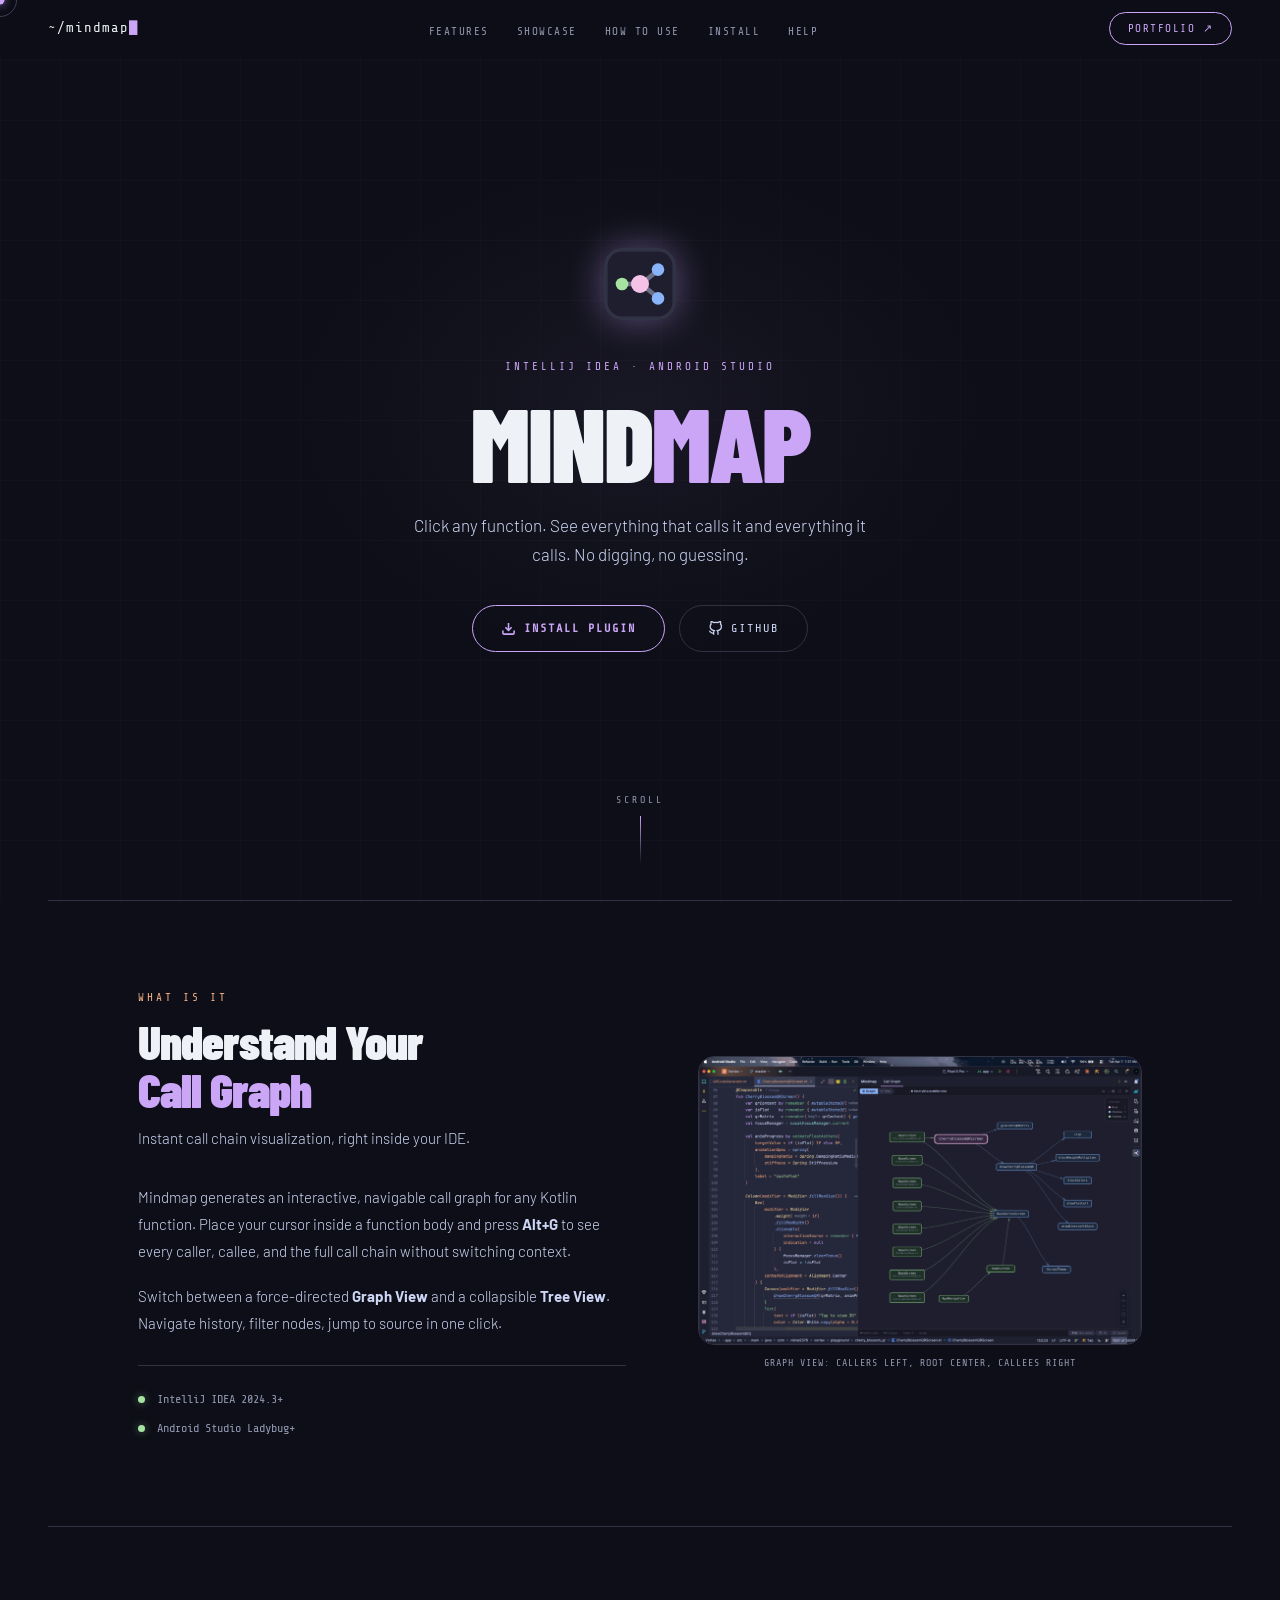
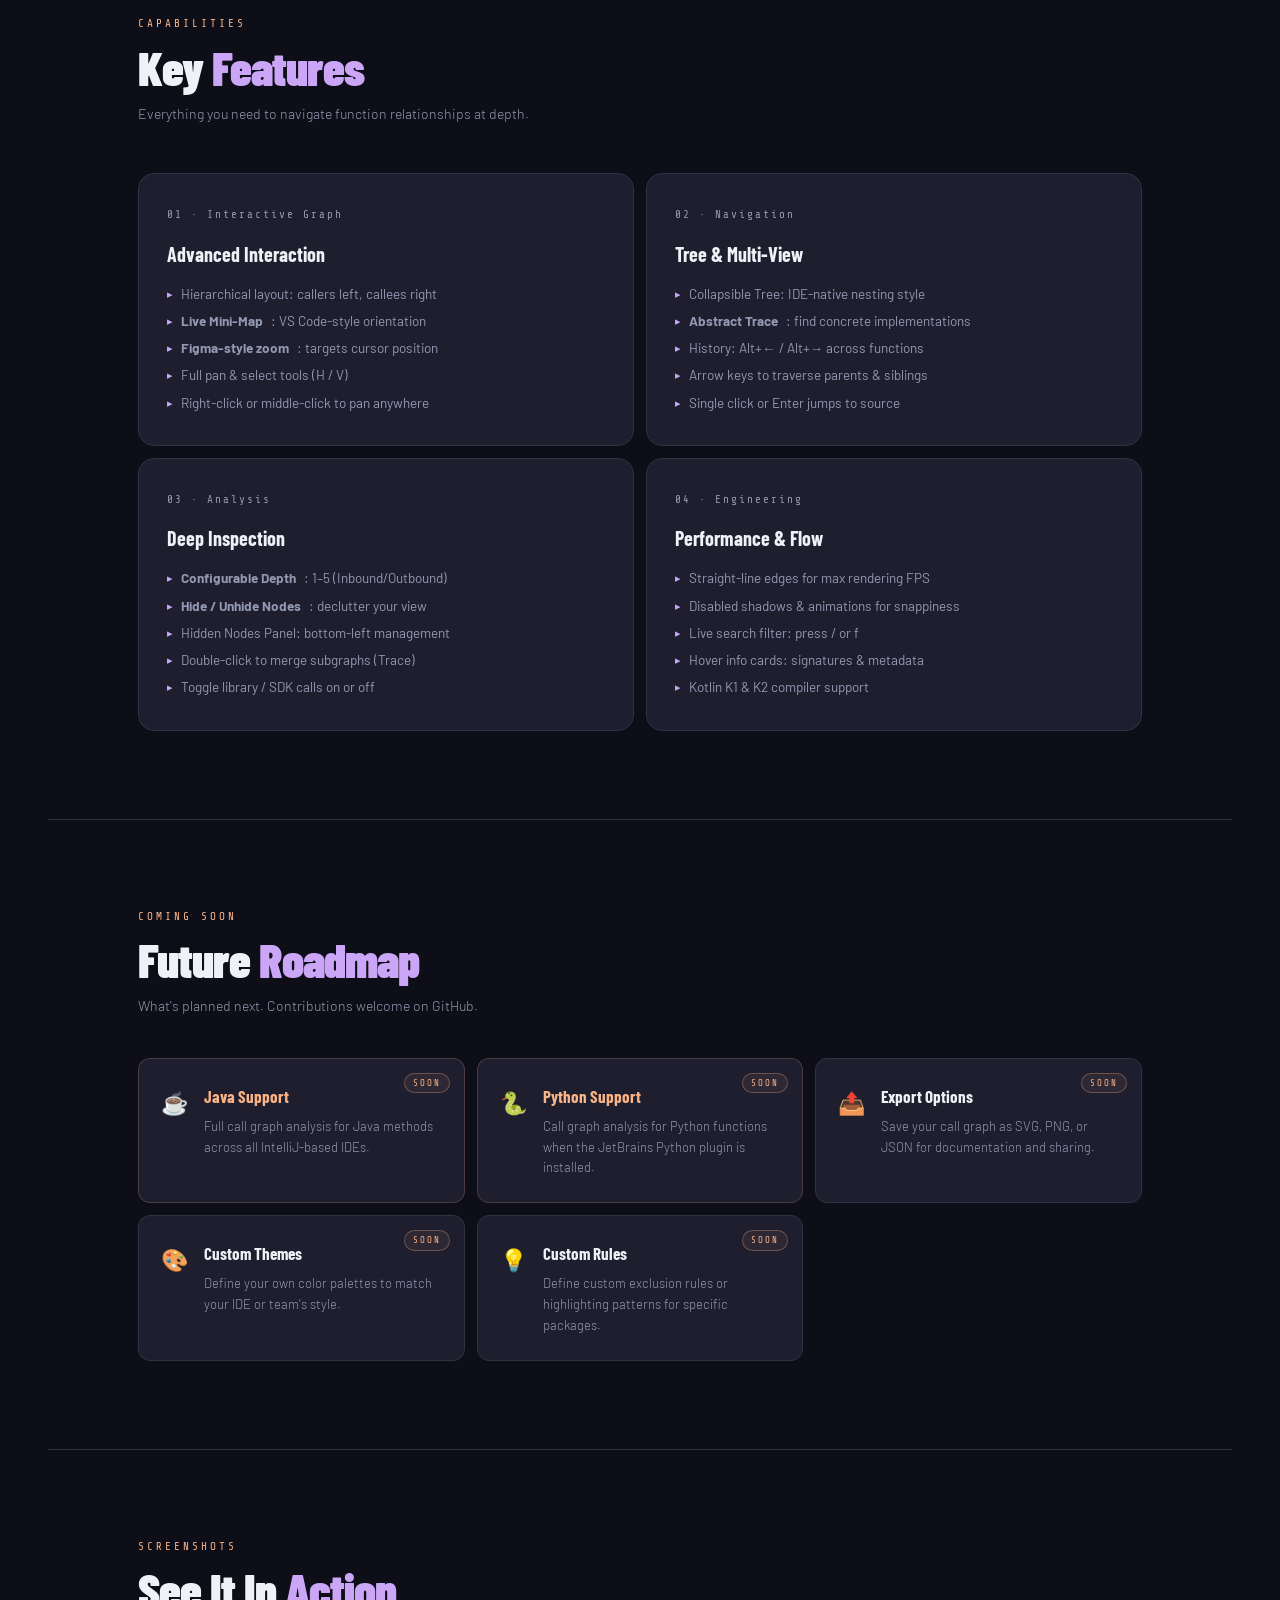
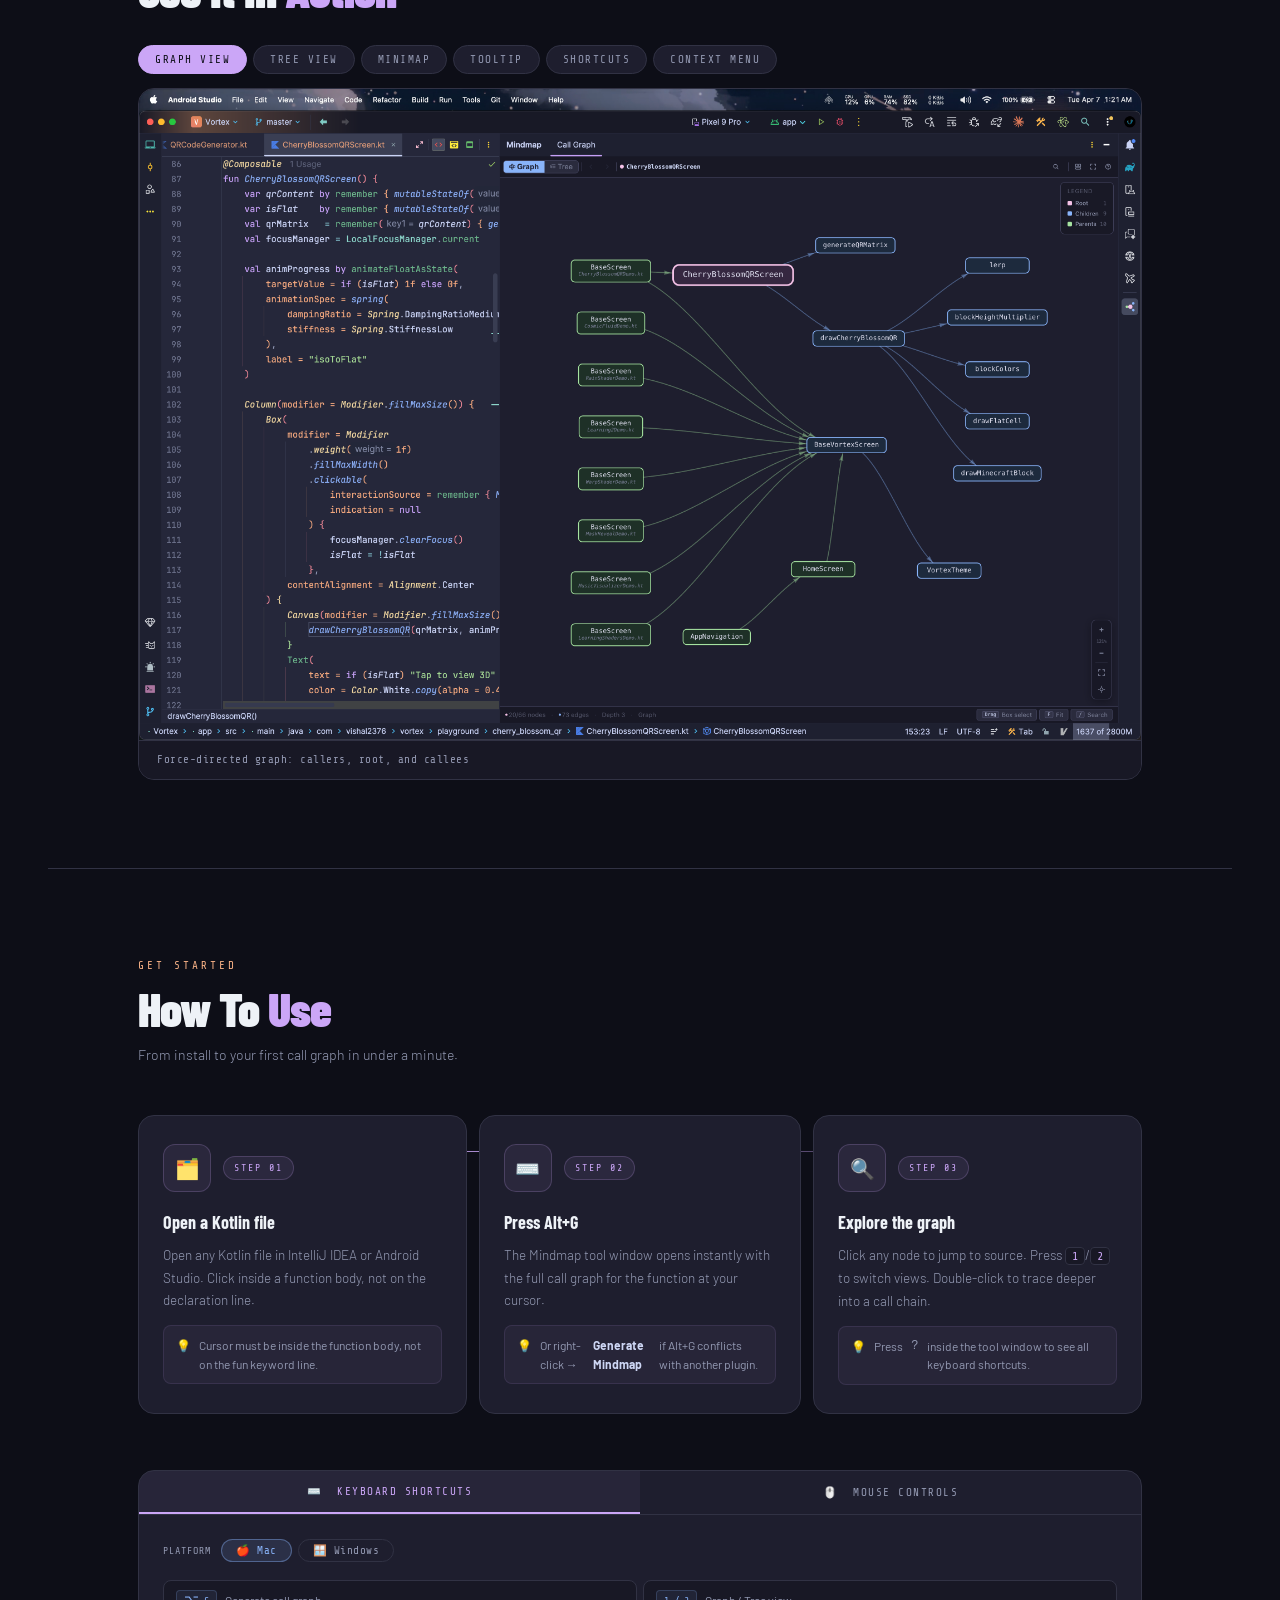
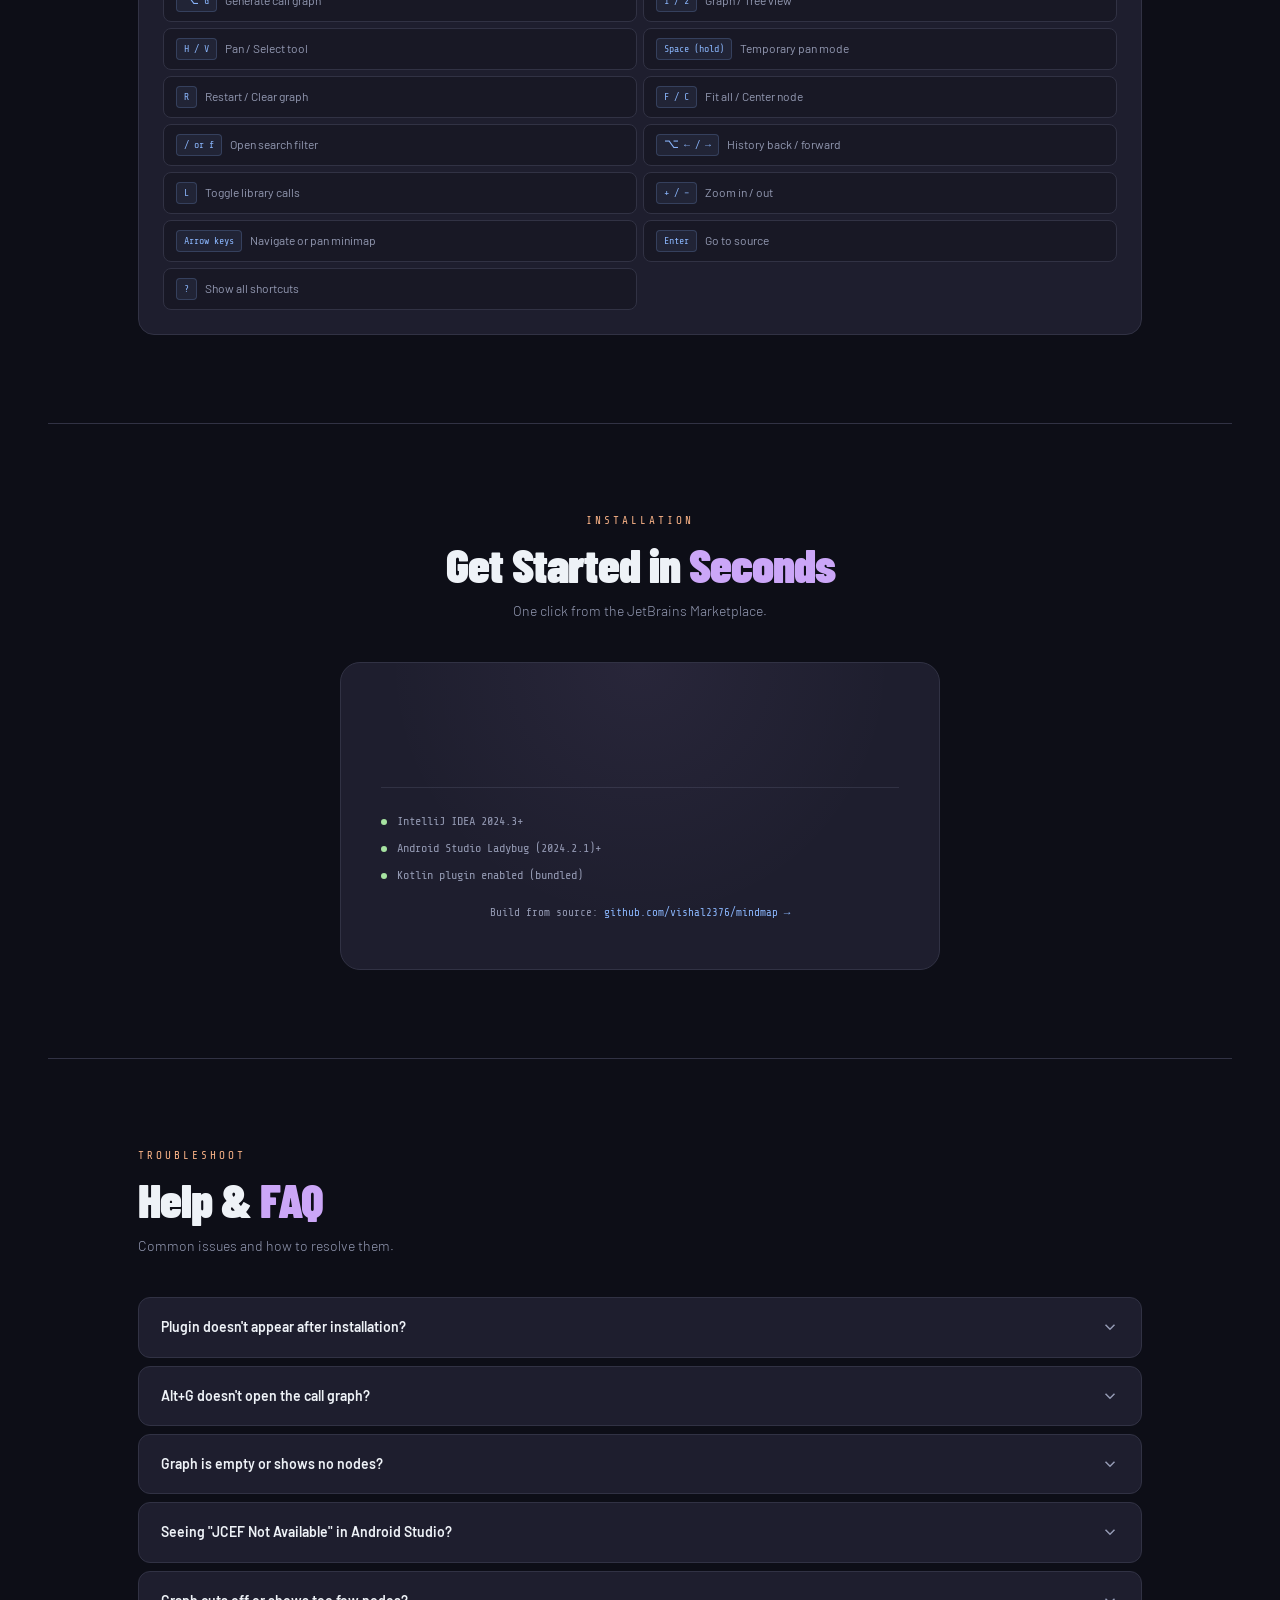
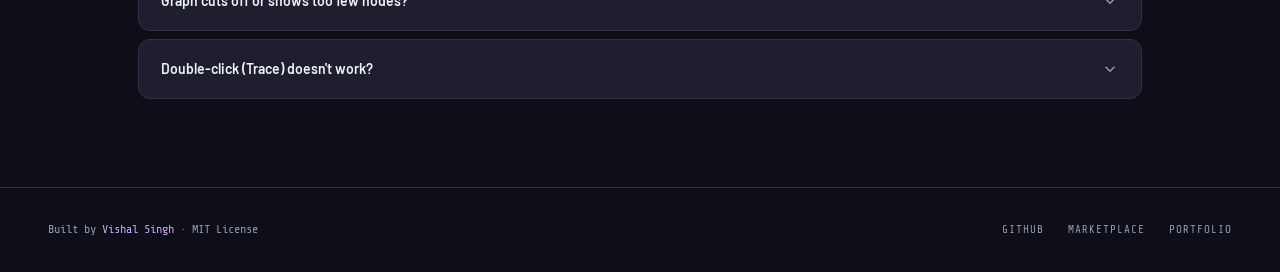
<file: mindmap.html>
<!DOCTYPE html>
<html lang="en">

<head>
  <meta charset="UTF-8" />
  <meta name="viewport" content="width=device-width, initial-scale=1.0" />
  <title>Mindmap: Call Graph Plugin for IntelliJ & Android Studio</title>
  <meta name="description"
    content="Interactive call graph visualizer for Kotlin. Generate call chains instantly from IntelliJ IDEA or Android Studio." />
  <link rel="icon" type="image/svg+xml"
    href="data:image/svg+xml,%3Csvg width='40' height='40' viewBox='0 0 40 40' fill='none' xmlns='http://www.w3.org/2000/svg'%3E%3Crect width='40' height='40' rx='10' fill='%231e1e2e'/%3E%3Ccircle cx='10' cy='20' r='3.5' fill='%23a6e3a1'/%3E%3Ccircle cx='20' cy='20' r='5' fill='%23f5c2e7'/%3E%3Ccircle cx='30' cy='12' r='3.5' fill='%2389b4fa'/%3E%3Ccircle cx='30' cy='28' r='3.5' fill='%2389b4fa'/%3E%3C/svg%3E" />
  <link rel="preconnect" href="https://fonts.googleapis.com" />
  <link rel="preconnect" href="https://fonts.gstatic.com" crossorigin />
  <link
    href="https://fonts.googleapis.com/css2?family=Barlow+Condensed:ital,wght@0,700;0,900;1,700&family=Barlow:wght@300;400;600&family=Share+Tech+Mono&display=swap"
    rel="stylesheet" />

  <style>
    :root {
      --bg: #0d0e17;
      --panel: #1e1e2e;
      --panel2: #181825;
      --border: #313244;
      --surface: #45475a;
      --text: #cdd6f4;
      --dim: #9399b2;
      --white: #eef2f7;
      --mauve: #cba6f7;
      --blue: #89b4fa;
      --green: #a6e3a1;
      --peach: #fab387;
      --pink: #f5c2e7;
      --teal: #94e2d5;
      --mono: 'Share Tech Mono', monospace;
      --sans: 'Barlow', sans-serif;
      --cond: 'Barlow Condensed', sans-serif;
      --r-xs: 4px;
      --r-sm: 8px;
      --r-md: 12px;
      --r-lg: 16px;
      --r-xl: 20px;
      --r-full: 999px;
    }

    *,
    *::before,
    *::after {
      box-sizing: border-box;
      margin: 0;
      padding: 0;
    }

    html {
      scroll-behavior: smooth;
    }

    body {
      background: var(--bg);
      color: var(--text);
      font-family: var(--sans);
      font-size: 16px;
      line-height: 1.6;
      overflow-x: hidden;
      cursor: none;
    }

    /* ── SCROLLBAR ── */
    ::-webkit-scrollbar {
      width: 5px;
    }

    ::-webkit-scrollbar-track {
      background: var(--panel2);
    }

    ::-webkit-scrollbar-thumb {
      background: var(--border);
    }

    ::-webkit-scrollbar-thumb:hover {
      background: var(--mauve);
    }

    /* ── PROGRESS BAR ── */
    #prog {
      position: fixed;
      top: 0;
      left: 0;
      height: 2px;
      width: 0;
      background: var(--mauve);
      box-shadow: 0 0 10px var(--mauve);
      z-index: 10000;
      transition: width .06s linear;
    }

    /* ── CURSOR ── */
    #cur {
      position: fixed;
      width: 9px;
      height: 9px;
      background: var(--mauve);
      border-radius: 50%;
      pointer-events: none;
      z-index: 99999;
      transform: translate(-50%, -50%);
      box-shadow: 0 0 10px rgba(203, 166, 247, .7);
      transition: background .15s, transform .12s;
    }

    #cur-r {
      position: fixed;
      width: 34px;
      height: 34px;
      border: 1px solid rgba(203, 166, 247, .3);
      border-radius: 50%;
      pointer-events: none;
      z-index: 99998;
      transform: translate(-50%, -50%);
      transition: all .18s ease;
    }

    body.on-link #cur {
      transform: translate(-50%, -50%) scale(2.2);
      background: transparent;
      border: 1px solid var(--mauve);
      box-shadow: none;
    }

    body.on-link #cur-r {
      transform: translate(-50%, -50%) scale(.3);
      opacity: 0;
    }

    /* ── NAV ── */
    nav {
      position: fixed;
      top: 0;
      left: 0;
      right: 0;
      z-index: 1000;
      height: 58px;
      display: flex;
      align-items: center;
      justify-content: space-between;
      padding: 0 48px;
      background: rgba(13, 14, 23, .88);
      backdrop-filter: blur(18px);
      border-bottom: 1px solid transparent;
      transition: border-color .3s;
    }

    nav.stuck {
      border-bottom-color: var(--border);
    }

    .nav-logo {
      font-family: var(--mono);
      font-size: 14px;
      color: var(--white);
      text-decoration: none;
      letter-spacing: 1px;
    }

    .nav-logo span {
      color: var(--mauve);
      animation: blink 1.1s step-end infinite;
    }

    @keyframes blink {
      50% {
        opacity: 0;
      }
    }

    .nav-links {
      display: flex;
      align-items: center;
      gap: 28px;
      list-style: none;
    }

    .nav-links a {
      font-family: var(--mono);
      font-size: 11px;
      letter-spacing: 1.5px;
      text-transform: uppercase;
      color: var(--dim);
      text-decoration: none;
      transition: color .2s;
    }

    .nav-links a:hover {
      color: var(--mauve);
    }

    .nav-right {
      display: flex;
      align-items: center;
      gap: 12px;
    }

    .nav-portfolio {
      font-family: var(--mono);
      font-size: 11px;
      letter-spacing: 1.5px;
      text-transform: uppercase;
      color: var(--dim);
      text-decoration: none;
      transition: color .2s;
    }

    .nav-portfolio:hover {
      color: var(--blue);
    }

    .nav-install {
      font-family: var(--mono);
      font-size: 11px;
      letter-spacing: 1.5px;
      text-transform: uppercase;
      color: var(--mauve);
      border: 1px solid var(--mauve);
      padding: 7px 18px;
      text-decoration: none;
      border-radius: var(--r-full);
      transition: background .2s, color .2s, transform .15s, box-shadow .2s;
    }

    .nav-install:hover {
      background: var(--mauve);
      color: var(--bg);
      box-shadow: 0 0 16px rgba(203, 166, 247, .3);
    }

    .nav-install:active {
      transform: scale(.95);
    }

    .hamburger {
      display: none;
      flex-direction: column;
      gap: 5px;
      cursor: none;
    }

    .hamburger span {
      width: 22px;
      height: 2px;
      background: var(--dim);
      transition: .3s;
    }

    /* ── MOBILE MENU ── */
    .mobile-menu {
      position: fixed;
      top: 58px;
      left: 0;
      right: 0;
      background: rgba(13, 14, 23, .98);
      border-bottom: 1px solid var(--border);
      padding: 24px;
      display: none;
      flex-direction: column;
      gap: 20px;
      z-index: 999;
    }

    .mobile-menu.open {
      display: flex;
    }

    .mobile-menu a {
      font-family: var(--mono);
      font-size: 13px;
      letter-spacing: 1.5px;
      text-transform: uppercase;
      color: var(--dim);
      text-decoration: none;
    }

    .mobile-menu a:hover {
      color: var(--mauve);
    }

    /* ── HERO ── */
    #hero {
      min-height: 100vh;
      display: flex;
      align-items: center;
      justify-content: center;
      text-align: center;
      padding: 100px 24px 80px;
      position: relative;
      overflow: hidden;
    }

    .hero-grid {
      position: absolute;
      inset: 0;
      pointer-events: none;
      background-image: linear-gradient(rgba(203, 166, 247, .025) 1px, transparent 1px),
        linear-gradient(90deg, rgba(203, 166, 247, .025) 1px, transparent 1px);
      background-size: 60px 60px;
    }

    .hero-glow {
      position: absolute;
      width: 700px;
      height: 500px;
      pointer-events: none;
      background: radial-gradient(ellipse, rgba(203, 166, 247, .06) 0%, transparent 70%);
      top: 50%;
      left: 50%;
      transform: translate(-50%, -58%);
    }

    .hero-content {
      position: relative;
      z-index: 1;
      max-width: 680px;
    }

    .hero-icon {
      width: 72px;
      height: 72px;
      margin: 0 auto 32px;
      animation: iconFloat 4s ease-in-out infinite;
      filter: drop-shadow(0 0 18px rgba(203, 166, 247, .4));
    }

    @keyframes iconFloat {

      0%,
      100% {
        transform: translateY(0);
      }

      50% {
        transform: translateY(-10px);
      }
    }

    .hero-tag {
      font-family: var(--mono);
      font-size: 11px;
      letter-spacing: 3px;
      text-transform: uppercase;
      color: var(--mauve);
      margin-bottom: 18px;
      display: block;
    }

    .hero-title {
      font-family: var(--cond);
      font-size: clamp(56px, 9vw, 104px);
      font-weight: 900;
      letter-spacing: -2px;
      line-height: .92;
      color: var(--white);
      text-transform: uppercase;
      margin-bottom: 22px;
    }

    .hero-title em {
      font-style: normal;
      color: var(--mauve);
    }

    .hero-sub {
      font-size: 17px;
      font-weight: 300;
      color: var(--text);
      max-width: 480px;
      margin: 0 auto 36px;
      line-height: 1.7;
    }

    .hero-langs {
      display: flex;
      gap: 8px;
      justify-content: center;
      flex-wrap: wrap;
      margin-bottom: 40px;
    }

    .lang-badge {
      font-family: var(--mono);
      font-size: 11px;
      letter-spacing: 1.5px;
      text-transform: uppercase;
      padding: 5px 14px;
      border: 1px solid var(--border);
      color: var(--dim);
      border-radius: var(--r-full);
      transition: transform .15s, box-shadow .15s;
      display: inline-flex;
      align-items: center;
      gap: 6px;
    }

    .lang-badge.kotlin {
      border-color: rgba(203, 166, 247, .5);
      color: var(--mauve);
      background: rgba(203, 166, 247, .07);
    }

    .lang-badge.kotlin:hover {
      box-shadow: 0 0 14px rgba(203, 166, 247, .25);
      transform: scale(1.04);
    }

    .lang-badge.wip {
      opacity: .45;
      cursor: default;
      pointer-events: none;
    }

    .lang-dot {
      width: 6px;
      height: 6px;
      border-radius: 50%;
      background: var(--green);
      flex-shrink: 0;
      box-shadow: 0 0 6px rgba(166, 227, 161, .6);
    }

    .lang-dot.wip {
      background: var(--surface);
      box-shadow: none;
    }

    .lang-soon {
      font-size: 9px;
      letter-spacing: 1px;
      opacity: .7;
    }

    .hero-ctas {
      display: flex;
      gap: 14px;
      justify-content: center;
      flex-wrap: wrap;
    }

    .scroll-hint {
      position: absolute;
      bottom: 36px;
      left: 50%;
      transform: translateX(-50%);
      display: flex;
      flex-direction: column;
      align-items: center;
      gap: 8px;
      opacity: 1;
      transition: opacity .4s;
    }

    .scroll-hint.hidden {
      opacity: 0;
      pointer-events: none;
    }

    .scroll-hint-label {
      font-family: var(--mono);
      font-size: 10px;
      letter-spacing: 3px;
      text-transform: uppercase;
      color: var(--dim);
    }

    .scroll-hint-line {
      width: 1px;
      height: 48px;
      background: linear-gradient(to bottom, var(--mauve), transparent);
      animation: scrollLine 1.6s ease-in-out infinite;
    }

    @keyframes scrollLine {
      0% {
        transform: scaleY(0);
        transform-origin: top;
        opacity: 1;
      }

      50% {
        transform: scaleY(1);
        transform-origin: top;
        opacity: 1;
      }

      51% {
        transform: scaleY(1);
        transform-origin: bottom;
        opacity: 1;
      }

      100% {
        transform: scaleY(0);
        transform-origin: bottom;
        opacity: 0;
      }
    }

    .btn-primary {
      font-family: var(--mono);
      font-size: 12px;
      letter-spacing: 2px;
      text-transform: uppercase;
      padding: 13px 28px;
      background: transparent;
      color: var(--mauve);
      border: 1px solid var(--mauve);
      cursor: none;
      text-decoration: none;
      display: inline-flex;
      align-items: center;
      gap: 8px;
      font-weight: 600;
      border-radius: var(--r-full);
      position: relative;
      overflow: hidden;
      transition: color .2s, transform .2s, box-shadow .2s;
    }

    .btn-primary::before {
      content: '';
      position: absolute;
      top: 0;
      left: -100%;
      width: 60%;
      height: 100%;
      background: linear-gradient(105deg, transparent 20%, rgba(203, 166, 247, .25) 50%, transparent 80%);
      animation: btnShimmer 2s linear infinite;
    }

    @keyframes btnShimmer {
      0% {
        left: -80%;
      }

      100% {
        left: 160%;
      }
    }

    .btn-primary:hover {
      transform: translateY(-2px);
      box-shadow: 0 8px 24px rgba(203, 166, 247, .2);
      color: var(--white);
      border-color: rgba(203, 166, 247, .8);
    }

    .btn-primary:active {
      transform: scale(.96) translateY(0);
      box-shadow: none;
    }

    .btn-ghost {
      font-family: var(--mono);
      font-size: 12px;
      letter-spacing: 2px;
      text-transform: uppercase;
      padding: 13px 28px;
      background: transparent;
      color: var(--text);
      border: 1px solid var(--border);
      cursor: none;
      text-decoration: none;
      display: inline-flex;
      align-items: center;
      gap: 8px;
      transition: border-color .2s, color .2s, transform .2s, background .2s;
      border-radius: var(--r-full);
    }

    .btn-ghost:hover {
      border-color: var(--blue);
      color: var(--blue);
      transform: translateY(-2px);
      background: rgba(137, 180, 250, .05);
    }

    .btn-ghost:active {
      transform: scale(.96) translateY(0);
    }

    /* ── SECTIONS ── */
    .section-wrap {
      max-width: 1100px;
      margin: 0 auto;
      padding: 88px 48px;
    }

    .divider {
      border: none;
      border-top: 1px solid var(--border);
      margin: 0 48px;
    }

    .sec-tag {
      font-family: var(--mono);
      font-size: 11px;
      letter-spacing: 3px;
      text-transform: uppercase;
      color: var(--peach);
      display: block;
      margin-bottom: 10px;
    }

    .sec-title {
      font-family: var(--cond);
      font-size: clamp(30px, 4.5vw, 48px);
      font-weight: 900;
      letter-spacing: -1px;
      color: var(--white);
      line-height: 1;
      margin-bottom: 12px;
    }

    .sec-title em {
      font-style: normal;
      color: var(--mauve);
    }

    .sec-sub {
      font-size: 14px;
      color: var(--dim);
      font-weight: 300;
    }

    /* ── ABOUT ── */
    #about .grid {
      display: grid;
      grid-template-columns: 1.1fr 1fr;
      gap: 72px;
      align-items: center;
    }

    .about-text p {
      font-size: 15px;
      color: var(--text);
      line-height: 1.8;
      margin-bottom: 18px;
      font-weight: 300;
    }

    .about-text p:last-of-type {
      margin-bottom: 0;
    }

    .compat-list {
      display: flex;
      flex-direction: column;
      gap: 10px;
      margin-top: 28px;
      padding-top: 24px;
      border-top: 1px solid var(--border);
    }

    .compat-row {
      display: flex;
      align-items: center;
      gap: 12px;
      font-family: var(--mono);
      font-size: 12px;
      color: var(--dim);
    }

    .compat-dot {
      width: 7px;
      height: 7px;
      border-radius: 50%;
      background: var(--green);
      flex-shrink: 0;
      box-shadow: 0 0 8px rgba(166, 227, 161, .45);
    }

    .about-img-wrap {
      position: relative;
    }

    .about-img {
      width: 100%;
      display: block;
      border: 1px solid var(--border);
      border-radius: var(--r-lg);
      transition: border-color .3s, transform .3s, box-shadow .3s;
    }

    .about-img:hover {
      border-color: rgba(203, 166, 247, .4);
      transform: translateY(-4px);
      box-shadow: 0 16px 40px rgba(0, 0, 0, .4);
    }

    .about-img-cap {
      font-family: var(--mono);
      font-size: 10px;
      color: var(--dim);
      text-align: center;
      margin-top: 10px;
      letter-spacing: 1px;
      text-transform: uppercase;
    }

    /* ── FEATURES ── */
    #features .feat-grid {
      display: grid;
      grid-template-columns: repeat(2, 1fr);
      gap: 12px;
    }

    .feat-card {
      background: var(--panel);
      border: 1px solid var(--border);
      padding: 32px 28px;
      position: relative;
      overflow: hidden;
      border-radius: var(--r-lg);
      transition: border-color .25s, background .25s, transform .25s, box-shadow .25s;
    }

    .feat-card::before {
      content: '';
      position: absolute;
      left: 0;
      top: 0;
      bottom: 0;
      width: 3px;
      background: var(--mauve);
      border-radius: 0 var(--r-xs) var(--r-xs) 0;
      transform: scaleY(0);
      transform-origin: bottom;
      transition: transform .3s cubic-bezier(.34, 1.56, .64, 1);
    }

    .feat-card:hover {
      border-color: var(--surface);
      background: #22223a;
      transform: translateY(-4px);
      box-shadow: 0 12px 32px rgba(0, 0, 0, .3);
    }

    .feat-card:hover::before {
      transform: scaleY(1);
    }

    .feat-card:hover .feat-num {
      color: var(--mauve);
    }

    .feat-num {
      font-family: var(--mono);
      font-size: 11px;
      color: var(--dim);
      letter-spacing: 2px;
      margin-bottom: 14px;
      display: block;
      transition: color .2s;
    }

    .feat-title {
      font-family: var(--cond);
      font-size: 20px;
      font-weight: 700;
      color: var(--white);
      margin-bottom: 14px;
    }

    .feat-list {
      list-style: none;
      display: flex;
      flex-direction: column;
      gap: 7px;
    }

    .feat-list li {
      font-size: 13.5px;
      color: var(--dim);
      display: flex;
      gap: 8px;
      align-items: flex-start;
      line-height: 1.5;
    }

    .feat-list li::before {
      content: '▸';
      color: var(--mauve);
      font-size: 11px;
      margin-top: 2px;
      flex-shrink: 0;
    }

    /* ── SHOWCASE ── */
    #showcase .stabs {
      display: flex;
      gap: 6px;
      margin-bottom: 14px;
      flex-wrap: wrap;
    }

    .stab {
      font-family: var(--mono);
      font-size: 11px;
      letter-spacing: 1.5px;
      text-transform: uppercase;
      padding: 7px 16px;
      background: var(--panel);
      border: 1px solid var(--border);
      color: var(--dim);
      cursor: none;
      border-radius: var(--r-full);
      transition: background .2s, color .2s, border-color .2s, transform .15s;
    }

    .stab:hover {
      color: var(--text);
      border-color: var(--surface);
      transform: translateY(-1px);
    }

    .stab:active {
      transform: scale(.95);
    }

    .stab.active {
      background: var(--mauve);
      color: var(--bg);
      border-color: var(--mauve);
    }

    .sshow-wrap {
      position: relative;
      border: 1px solid var(--border);
      background: var(--panel2);
      overflow: hidden;
      border-radius: var(--r-lg);
    }

    .sshot {
      display: none;
      width: 100%;
      animation: fadeImg .3s ease;
    }

    .sshot.active {
      display: block;
    }

    @keyframes fadeImg {
      from {
        opacity: 0;
        transform: scale(.99);
      }

      to {
        opacity: 1;
        transform: scale(1);
      }
    }

    .sshot-cap {
      padding: 10px 18px;
      background: var(--panel2);
      border-top: 1px solid var(--border);
      font-family: var(--mono);
      font-size: 11px;
      color: var(--dim);
      letter-spacing: .5px;
    }

    /* ── HOW TO USE ── */
    .howto-steps {
      display: grid;
      grid-template-columns: repeat(3, 1fr);
      gap: 0;
      margin-bottom: 56px;
      position: relative;
    }

    .howto-steps::before {
      content: '';
      position: absolute;
      top: 36px;
      left: calc(16.67% + 16px);
      right: calc(16.67% + 16px);
      height: 1px;
      background: linear-gradient(90deg, var(--mauve), rgba(203, 166, 247, .2));
      pointer-events: none;
    }

    .step-card {
      background: var(--panel);
      border: 1px solid var(--border);
      border-radius: var(--r-lg);
      padding: 28px 24px;
      position: relative;
      transition: border-color .25s, transform .25s, box-shadow .25s;
      margin: 0 6px;
    }

    .step-card:first-child {
      margin-left: 0;
    }

    .step-card:last-child {
      margin-right: 0;
    }

    .step-card:hover {
      border-color: rgba(203, 166, 247, .4);
      transform: translateY(-4px);
      box-shadow: 0 12px 32px rgba(0, 0, 0, .3);
    }

    .step-card:hover .step-icon-wrap {
      background: rgba(203, 166, 247, .15);
      border-color: rgba(203, 166, 247, .4);
    }

    .step-top {
      display: flex;
      align-items: center;
      gap: 12px;
      margin-bottom: 16px;
    }

    .step-icon-wrap {
      width: 48px;
      height: 48px;
      border-radius: var(--r-md);
      background: rgba(203, 166, 247, .07);
      border: 1px solid rgba(203, 166, 247, .2);
      display: flex;
      align-items: center;
      justify-content: center;
      font-size: 20px;
      flex-shrink: 0;
      transition: background .2s, border-color .2s;
    }

    .step-badge {
      font-family: var(--mono);
      font-size: 10px;
      letter-spacing: 2px;
      color: var(--mauve);
      background: rgba(203, 166, 247, .08);
      border: 1px solid rgba(203, 166, 247, .2);
      border-radius: var(--r-full);
      padding: 3px 10px;
    }

    .step-title {
      font-family: var(--cond);
      font-size: 18px;
      font-weight: 700;
      color: var(--white);
      margin-bottom: 8px;
    }

    .step-desc {
      font-size: 13.5px;
      color: var(--dim);
      line-height: 1.65;
      font-weight: 300;
    }

    .step-desc code {
      font-family: var(--mono);
      font-size: 12px;
      background: var(--panel2);
      border: 1px solid var(--border);
      padding: 1px 6px;
      color: var(--mauve);
      border-radius: var(--r-xs);
    }

    .step-tip {
      display: flex;
      align-items: flex-start;
      gap: 8px;
      margin-top: 14px;
      padding: 10px 12px;
      background: rgba(203, 166, 247, .05);
      border-radius: var(--r-sm);
      border: 1px solid rgba(203, 166, 247, .1);
      font-size: 12px;
      color: var(--dim);
      line-height: 1.55;
    }

    .step-tip::before {
      content: '💡';
      font-size: 12px;
      flex-shrink: 0;
    }

    /* Controls tabs */
    .controls-wrap {
      background: var(--panel);
      border: 1px solid var(--border);
      border-radius: var(--r-lg);
      overflow: hidden;
    }

    .controls-tabs {
      display: flex;
      border-bottom: 1px solid var(--border);
    }

    .ctrl-tab {
      font-family: var(--mono);
      font-size: 11px;
      letter-spacing: 1.5px;
      text-transform: uppercase;
      padding: 14px 24px;
      background: transparent;
      border: none;
      color: var(--dim);
      cursor: none;
      transition: color .2s, background .2s;
      flex: 1;
      text-align: center;
    }

    .ctrl-tab:hover {
      color: var(--text);
      background: rgba(255, 255, 255, .02);
    }

    .ctrl-tab.active {
      color: var(--mauve);
      background: rgba(203, 166, 247, .05);
      border-bottom: 2px solid var(--mauve);
    }

    .ctrl-panel {
      display: none;
      padding: 24px;
    }

    .ctrl-panel.active {
      display: block;
    }

    /* OS toggle */
    .os-toggle {
      display: flex;
      gap: 6px;
      align-items: center;
      margin-bottom: 18px;
    }

    .os-toggle-label {
      font-family: var(--mono);
      font-size: 10px;
      color: var(--dim);
      letter-spacing: 1px;
      text-transform: uppercase;
      margin-right: 4px;
    }

    .os-btn {
      font-family: var(--mono);
      font-size: 11px;
      padding: 4px 14px;
      border-radius: var(--r-full);
      border: 1px solid var(--border);
      background: transparent;
      color: var(--dim);
      cursor: none;
      transition: all .15s;
      letter-spacing: .5px;
    }

    .os-btn:hover {
      border-color: var(--surface);
      color: var(--text);
    }

    .os-btn.active {
      background: rgba(137, 180, 250, .12);
      border-color: rgba(137, 180, 250, .4);
      color: var(--blue);
    }

    /* platform-aware kbd */
    .kbd-mac,
    .kbd-win {
      display: inline-flex;
      align-items: center;
      gap: 3px;
    }

    [data-os="win"] .kbd-mac {
      display: none;
    }

    [data-os="mac"] .kbd-win {
      display: none;
    }

    .kbd {
      font-family: var(--mono);
      font-size: 10px;
      color: var(--blue);
      background: rgba(137, 180, 250, .08);
      border: 1px solid rgba(137, 180, 250, .2);
      padding: 2px 7px;
      white-space: nowrap;
      flex-shrink: 0;
      border-radius: var(--r-xs);
    }

    .kbd-sym {
      font-size: 13px;
      line-height: 1;
    }

    .shortcuts-grid {
      display: grid;
      grid-template-columns: 1fr 1fr;
      gap: 6px;
    }

    .shortcut-row {
      display: flex;
      align-items: center;
      gap: 8px;
      padding: 9px 12px;
      background: var(--panel2);
      border: 1px solid var(--border);
      border-radius: var(--r-sm);
      transition: background .15s, border-color .15s, transform .15s;
    }

    .shortcut-row:hover {
      background: #22223a;
      border-color: var(--surface);
      transform: translateX(3px);
    }

    .kbd {
      font-family: var(--mono);
      font-size: 10px;
      color: var(--blue);
      background: rgba(137, 180, 250, .08);
      border: 1px solid rgba(137, 180, 250, .2);
      padding: 2px 7px;
      white-space: nowrap;
      flex-shrink: 0;
      border-radius: var(--r-xs);
    }

    .shortcut-desc {
      font-size: 12px;
      color: var(--dim);
    }

    .mouse-table {
      width: 100%;
      border-collapse: collapse;
    }

    .mouse-table th {
      font-family: var(--mono);
      font-size: 10px;
      letter-spacing: 1px;
      text-transform: uppercase;
      color: var(--dim);
      text-align: left;
      padding: 8px 14px;
      border-bottom: 1px solid var(--border);
    }

    .mouse-table td {
      font-size: 13px;
      color: var(--dim);
      padding: 10px 14px;
      border-bottom: 1px solid rgba(49, 50, 68, .4);
      vertical-align: top;
    }

    .mouse-table td:first-child {
      font-family: var(--mono);
      font-size: 11px;
      color: var(--text);
    }

    .mouse-table tr:last-child td {
      border-bottom: none;
    }

    .mouse-table tr:hover td {
      background: rgba(203, 166, 247, .03);
    }

    /* ── INSTALL ── */
    #install .install-inner {
      max-width: 600px;
      margin: 0 auto;
      text-align: center;
    }

    #install .sec-header {
      margin-bottom: 40px;
    }

    .install-box {
      background: var(--panel);
      border: 1px solid var(--border);
      padding: 48px 40px;
      position: relative;
      overflow: hidden;
      border-radius: var(--r-xl);
    }

    .install-box::before {
      content: '';
      position: absolute;
      inset: 0;
      background: radial-gradient(ellipse at 50% 0%, rgba(203, 166, 247, .06) 0%, transparent 60%);
      pointer-events: none;
      border-radius: var(--r-xl);
    }

    #mp-widget {
      margin: 0 auto 28px;
      display: flex;
      justify-content: center;
      min-height: 48px;
    }

    .install-reqs {
      display: flex;
      flex-direction: column;
      gap: 8px;
      text-align: left;
      padding-top: 24px;
      border-top: 1px solid var(--border);
    }

    .req-row {
      display: flex;
      align-items: center;
      gap: 10px;
      font-family: var(--mono);
      font-size: 12px;
      color: var(--dim);
    }

    .req-dot {
      width: 6px;
      height: 6px;
      border-radius: 50%;
      background: var(--green);
      flex-shrink: 0;
    }

    .install-alt {
      font-family: var(--mono);
      font-size: 11px;
      color: var(--dim);
      margin-top: 18px;
    }

    .install-alt a {
      color: var(--blue);
      text-decoration: none;
    }

    .install-alt a:hover {
      text-decoration: underline;
    }

    /* ── HELP ── */
    #help .faq {
      display: flex;
      flex-direction: column;
      gap: 8px;
    }

    .faq-item {
      background: var(--panel);
      border: 1px solid var(--border);
      overflow: hidden;
      border-radius: var(--r-md);
      transition: border-color .25s, transform .2s, box-shadow .2s;
    }

    .faq-item:hover {
      transform: translateY(-1px);
      box-shadow: 0 4px 16px rgba(0, 0, 0, .2);
    }

    .faq-item.open {
      border-color: rgba(203, 166, 247, .3);
      box-shadow: 0 4px 20px rgba(203, 166, 247, .08);
    }

    .faq-q {
      display: flex;
      align-items: center;
      justify-content: space-between;
      gap: 16px;
      padding: 18px 22px;
      cursor: none;
      user-select: none;
    }

    .faq-q-text {
      font-size: 14px;
      font-weight: 600;
      color: var(--white);
    }

    .faq-chevron {
      width: 18px;
      height: 18px;
      flex-shrink: 0;
      color: var(--dim);
      transition: transform .3s cubic-bezier(.34, 1.56, .64, 1), color .2s;
    }

    .faq-item.open .faq-chevron {
      transform: rotate(180deg);
      color: var(--mauve);
    }

    .faq-a {
      max-height: 0;
      overflow: hidden;
      transition: max-height .4s ease;
    }

    .faq-item.open .faq-a {
      max-height: 700px;
    }

    .faq-a-inner {
      padding: 4px 22px 22px;
      border-top: 1px solid var(--border);
    }

    .faq-a p {
      font-size: 13.5px;
      color: var(--dim);
      line-height: 1.7;
      margin-bottom: 10px;
    }

    .faq-a p:last-child {
      margin-bottom: 0;
    }

    .faq-a ol,
    .faq-a ul {
      margin-left: 18px;
      display: flex;
      flex-direction: column;
      gap: 6px;
    }

    .faq-a li {
      font-size: 13.5px;
      color: var(--dim);
      line-height: 1.6;
    }

    .faq-a code {
      font-family: var(--mono);
      font-size: 12px;
      background: var(--panel2);
      border: 1px solid var(--border);
      padding: 1px 6px;
      color: var(--mauve);
    }

    .faq-a strong {
      color: var(--text);
      font-weight: 600;
    }

    .note {
      display: flex;
      gap: 10px;
      margin-top: 12px;
      padding: 11px 14px;
      background: rgba(250, 179, 135, .05);
      border-left: 2px solid var(--peach);
      font-size: 13px;
      color: var(--dim);
    }

    .note::before {
      content: '!';
      color: var(--peach);
      font-family: var(--mono);
      font-size: 13px;
      flex-shrink: 0;
    }

    /* ── FOOTER ── */
    footer {
      border-top: 1px solid var(--border);
      padding: 32px 48px;
      display: flex;
      align-items: center;
      justify-content: space-between;
      flex-wrap: wrap;
      gap: 14px;
    }

    .footer-left {
      font-family: var(--mono);
      font-size: 12px;
      color: var(--dim);
    }

    .footer-left a {
      color: var(--mauve);
      text-decoration: none;
    }

    .footer-links {
      display: flex;
      gap: 24px;
    }

    .footer-links a {
      font-family: var(--mono);
      font-size: 11px;
      letter-spacing: 1px;
      text-transform: uppercase;
      color: var(--dim);
      text-decoration: none;
      transition: color .2s;
    }

    .footer-links a:hover {
      color: var(--blue);
    }

    /* ── ROADMAP ── */
    .roadmap-grid {
      display: grid;
      grid-template-columns: repeat(3, 1fr);
      gap: 12px;
    }

    .roadmap-lang {
      border-color: rgba(250, 179, 135, .2) !important;
    }

    .roadmap-lang:hover {
      border-color: rgba(250, 179, 135, .45) !important;
    }

    .roadmap-lang .roadmap-title {
      color: var(--peach);
    }

    .roadmap-card {
      display: flex;
      align-items: flex-start;
      gap: 16px;
      background: var(--panel);
      border: 1px solid var(--border);
      border-radius: var(--r-md);
      padding: 24px 22px;
      transition: border-color .2s, transform .2s, box-shadow .2s;
      position: relative;
      overflow: hidden;
    }

    .roadmap-card::after {
      content: 'SOON';
      font-family: var(--mono);
      font-size: 9px;
      letter-spacing: 2px;
      color: var(--peach);
      border: 1px solid rgba(250, 179, 135, .3);
      background: rgba(250, 179, 135, .07);
      border-radius: var(--r-full);
      padding: 2px 8px;
      position: absolute;
      top: 14px;
      right: 14px;
    }

    .roadmap-card:hover {
      border-color: rgba(250, 179, 135, .3);
      transform: translateY(-3px);
      box-shadow: 0 8px 24px rgba(0, 0, 0, .25);
    }

    .roadmap-icon {
      font-size: 22px;
      flex-shrink: 0;
      margin-top: 2px;
    }

    .roadmap-title {
      font-family: var(--cond);
      font-size: 17px;
      font-weight: 700;
      color: var(--white);
      margin-bottom: 6px;
    }

    .roadmap-desc {
      font-size: 13px;
      color: var(--dim);
      line-height: 1.6;
      font-weight: 300;
    }

    @media (max-width: 900px) {
      .roadmap-grid {
        grid-template-columns: repeat(2, 1fr);
      }
    }

    @media (max-width: 540px) {
      .roadmap-grid {
        grid-template-columns: 1fr;
      }
    }

    /* ── RESPONSIVE ── */
    @media (max-width: 960px) {
      .howto-steps {
        grid-template-columns: 1fr;
      }

      .howto-steps::before {
        display: none;
      }

      .step-card {
        margin: 0 0 12px 0 !important;
      }

      .roadmap-grid {
        grid-template-columns: repeat(2, 1fr);
      }
    }

    @media (max-width: 900px) {
      #about .grid {
        grid-template-columns: 1fr;
        gap: 40px;
      }

      #features .feat-grid {
        grid-template-columns: 1fr;
      }
    }

    @media (max-width: 768px) {
      nav {
        padding: 0 24px;
      }

      .nav-links {
        display: none;
      }

      .hamburger {
        display: flex;
      }

      .section-wrap {
        padding: 64px 24px;
      }

      .divider {
        margin: 0 24px;
      }

      .shortcuts-grid {
        grid-template-columns: 1fr;
      }

      .controls-tabs {
        flex-direction: column;
      }

      footer {
        padding: 28px 24px;
      }
    }

    @media (max-width: 500px) {
      .hero-ctas {
        flex-direction: column;
        align-items: center;
      }

      .btn-primary,
      .btn-ghost {
        width: 100%;
        justify-content: center;
        max-width: 280px;
      }

      .stab {
        font-size: 10px;
        padding: 6px 10px;
      }

      .roadmap-grid {
        grid-template-columns: 1fr;
      }
    }
  </style>
</head>

<body>

  <div id="prog"></div>
  <div id="cur"></div>
  <div id="cur-r"></div>

  <!-- ── NAV ── -->
  <nav id="nav">
    <a href="#hero" class="nav-logo">~/mindmap<span>█</span></a>
    <ul class="nav-links">
      <li><a href="#features">Features</a></li>
      <li><a href="#showcase">Showcase</a></li>
      <li><a href="#howto">How To Use</a></li>
      <li><a href="#install">Install</a></li>
      <li><a href="#help">Help</a></li>
    </ul>
    <div class="nav-right">
      <a href="https://vishal2376.github.io" target="_blank" rel="noopener" class="nav-install">Portfolio ↗</a>
    </div>
    <div class="hamburger" id="hamburger">
      <span></span><span></span><span></span>
    </div>
  </nav>

  <div class="mobile-menu" id="mobileMenu">
    <a href="#features" class="mobile-link">Features</a>
    <a href="#showcase" class="mobile-link">Showcase</a>
    <a href="#howto" class="mobile-link">How To Use</a>
    <a href="#install" class="mobile-link">Install</a>
    <a href="#help" class="mobile-link">Help</a>
    <a href="https://vishal2376.github.io" target="_blank" rel="noopener" class="mobile-link">Portfolio ↗</a>
  </div>

  <!-- ── HERO ── -->
  <section id="hero" style="max-width:100%;padding:0;">
    <div class="hero-grid"></div>
    <div class="hero-glow"></div>
    <div class="hero-content">
      <svg class="hero-icon" viewBox="0 0 40 40" fill="none" xmlns="http://www.w3.org/2000/svg">
        <rect width="40" height="40" rx="10" fill="#1e1e2e" />
        <rect x="1" y="1" width="38" height="38" rx="9" stroke="#313244" stroke-width="2" />
        <path d="M13 20 L17 20" stroke="#6c7086" stroke-width="2.5" stroke-linecap="round" />
        <path d="M23 18 L28 14" stroke="#6c7086" stroke-width="2.5" stroke-linecap="round" />
        <path d="M23 22 L28 26" stroke="#6c7086" stroke-width="2.5" stroke-linecap="round" />
        <circle cx="10" cy="20" r="3.5" fill="#a6e3a1" />
        <circle cx="20" cy="20" r="5" fill="#f5c2e7" />
        <circle cx="30" cy="12" r="3.5" fill="#89b4fa" />
        <circle cx="30" cy="28" r="3.5" fill="#89b4fa" />
      </svg>
      <span class="hero-tag">IntelliJ IDEA · Android Studio</span>
      <h1 class="hero-title">MIND<em>MAP</em></h1>
      <p class="hero-sub">Click any function. See everything that calls it and everything it calls. No digging, no
        guessing.</p>

      <div class="hero-ctas">
        <a href="#install" class="btn-primary">
          <svg width="15" height="15" viewBox="0 0 24 24" fill="none" stroke="currentColor" stroke-width="2.5">
            <path d="M21 15v4a2 2 0 0 1-2 2H5a2 2 0 0 1-2-2v-4" />
            <polyline points="7 10 12 15 17 10" />
            <line x1="12" y1="15" x2="12" y2="3" />
          </svg>
          Install Plugin
        </a>
        <a href="https://github.com/vishal2376/mindmap" target="_blank" rel="noopener" class="btn-ghost">
          <svg width="15" height="15" viewBox="0 0 24 24" fill="none" stroke="currentColor" stroke-width="2">
            <path
              d="M9 19c-5 1.5-5-2.5-7-3m14 6v-3.87a3.37 3.37 0 0 0-.94-2.61c3.14-.35 6.44-1.54 6.44-7A5.44 5.44 0 0 0 20 4.77 5.07 5.07 0 0 0 19.91 1S18.73.65 16 2.48a13.38 13.38 0 0 0-7 0C6.27.65 5.09 1 5.09 1A5.07 5.07 0 0 0 5 4.77a5.44 5.44 0 0 0-1.5 3.78c0 5.42 3.3 6.61 6.44 7A3.37 3.37 0 0 0 9 18.13V22" />
          </svg>
          GitHub
        </a>
      </div>
    </div>

    <div class="scroll-hint" id="scrollHint">
      <span class="scroll-hint-label">Scroll</span>
      <div class="scroll-hint-line"></div>
    </div>
  </section>

  <hr class="divider" />

  <!-- ── ABOUT ── -->
  <div class="section-wrap" id="about">
    <div class="grid">
      <div class="about-text">
        <div style="margin-bottom:32px;">
          <span class="sec-tag">What is it</span>
          <h2 class="sec-title">Understand Your<br /><em>Call Graph</em></h2>
          <p class="sec-sub" style="margin-top:10px;">Instant call chain visualization, right inside your IDE.</p>
        </div>
        <p>Mindmap generates an interactive, navigable call graph for any Kotlin function. Place your cursor inside a
          function body and press <strong>Alt+G</strong> to see every caller, callee, and the full call chain without
          switching context.</p>
        <p>Switch between a force-directed <strong>Graph View</strong> and a collapsible <strong>Tree View</strong>.
          Navigate history, filter nodes, jump to source in one click.</p>
        <div class="compat-list">
          <div class="compat-row"><span class="compat-dot"></span>IntelliJ IDEA 2024.3+</div>
          <div class="compat-row"><span class="compat-dot"></span>Android Studio Ladybug+</div>
        </div>
      </div>
      <div class="about-img-wrap">
        <img src="assets/mindmap/screenshots/graph_view.png" alt="Mindmap call graph view" class="about-img"
          loading="lazy" />
        <p class="about-img-cap">Graph view: callers left, root center, callees right</p>
      </div>
    </div>
  </div>

  <hr class="divider" />

  <!-- ── FEATURES ── -->
  <div class="section-wrap" id="features">
    <div style="margin-bottom:48px;">
      <span class="sec-tag">Capabilities</span>
      <h2 class="sec-title">Key <em>Features</em></h2>
      <p class="sec-sub">Everything you need to navigate function relationships at depth.</p>
    </div>
    <div class="feat-grid">
      <div class="feat-card">
        <span class="feat-num">01 · Interactive Graph</span>
        <h3 class="feat-title">Advanced Interaction</h3>
        <ul class="feat-list">
          <li>Hierarchical layout: callers left, callees right</li>
          <li><strong>Live Mini-Map</strong>: VS Code-style orientation</li>
          <li><strong>Figma-style zoom</strong>: targets cursor position</li>
          <li>Full pan & select tools (H / V)</li>
          <li>Right-click or middle-click to pan anywhere</li>
        </ul>
      </div>
      <div class="feat-card">
        <span class="feat-num">02 · Navigation</span>
        <h3 class="feat-title">Tree & Multi-View</h3>
        <ul class="feat-list">
          <li>Collapsible Tree: IDE-native nesting style</li>
          <li><strong>Abstract Trace</strong>: find concrete implementations</li>
          <li>History: Alt+← / Alt+→ across functions</li>
          <li>Arrow keys to traverse parents & siblings</li>
          <li>Single click or Enter jumps to source</li>
        </ul>
      </div>
      <div class="feat-card">
        <span class="feat-num">03 · Analysis</span>
        <h3 class="feat-title">Deep Inspection</h3>
        <ul class="feat-list">
          <li><strong>Configurable Depth</strong>: 1–5 (Inbound/Outbound)</li>
          <li><strong>Hide / Unhide Nodes</strong>: declutter your view</li>
          <li>Hidden Nodes Panel: bottom-left management</li>
          <li>Double-click to merge subgraphs (Trace)</li>
          <li>Toggle library / SDK calls on or off</li>
        </ul>
      </div>
      <div class="feat-card">
        <span class="feat-num">04 · Engineering</span>
        <h3 class="feat-title">Performance & Flow</h3>
        <ul class="feat-list">
          <li>Straight-line edges for max rendering FPS</li>
          <li>Disabled shadows & animations for snappiness</li>
          <li>Live search filter: press / or f</li>
          <li>Hover info cards: signatures & metadata</li>
          <li>Kotlin K1 & K2 compiler support</li>
        </ul>
      </div>
    </div>
  </div>

  <hr class="divider" />

  <!-- ── ROADMAP ── -->
  <div class="section-wrap" id="roadmap">
    <div style="margin-bottom:40px;">
      <span class="sec-tag">Coming Soon</span>
      <h2 class="sec-title">Future <em>Roadmap</em></h2>
      <p class="sec-sub">What's planned next. Contributions welcome on GitHub.</p>
    </div>
    <div class="roadmap-grid">
      <div class="roadmap-card roadmap-lang">
        <div class="roadmap-icon">☕</div>
        <div>
          <h3 class="roadmap-title">Java Support</h3>
          <p class="roadmap-desc">Full call graph analysis for Java methods across all IntelliJ-based IDEs.</p>
        </div>
      </div>
      <div class="roadmap-card roadmap-lang">
        <div class="roadmap-icon">🐍</div>
        <div>
          <h3 class="roadmap-title">Python Support</h3>
          <p class="roadmap-desc">Call graph analysis for Python functions when the JetBrains Python plugin is
            installed.</p>
        </div>
      </div>
      <div class="roadmap-card">
        <div class="roadmap-icon">📤</div>
        <div>
          <h3 class="roadmap-title">Export Options</h3>
          <p class="roadmap-desc">Save your call graph as SVG, PNG, or JSON for documentation and sharing.</p>
        </div>
      </div>
      <div class="roadmap-card">
        <div class="roadmap-icon">🎨</div>
        <div>
          <h3 class="roadmap-title">Custom Themes</h3>
          <p class="roadmap-desc">Define your own color palettes to match your IDE or team's style.</p>
        </div>
      </div>
      <div class="roadmap-card">
        <div class="roadmap-icon">💡</div>
        <div>
          <h3 class="roadmap-title">Custom Rules</h3>
          <p class="roadmap-desc">Define custom exclusion rules or highlighting patterns for specific packages.</p>
        </div>
      </div>
    </div>
  </div>

  <hr class="divider" />

  <!-- ── SHOWCASE ── -->
  <div class="section-wrap" id="showcase">
    <div style="margin-bottom:32px;">
      <span class="sec-tag">Screenshots</span>
      <h2 class="sec-title">See It In <em>Action</em></h2>
    </div>
    <div class="stabs" role="tablist">
      <button class="stab active" data-tab="0" role="tab">Graph View</button>
      <button class="stab" data-tab="1" role="tab">Tree View</button>
      <button class="stab" data-tab="2" role="tab">Minimap</button>
      <button class="stab" data-tab="3" role="tab">Tooltip</button>
      <button class="stab" data-tab="4" role="tab">Shortcuts</button>
      <button class="stab" data-tab="5" role="tab">Context Menu</button>

    </div>
    <div class="sshow-wrap">
      <img class="sshot active" src="assets/mindmap/screenshots/graph_view.png" alt="Graph View" loading="lazy" />
      <img class="sshot" src="assets/mindmap/screenshots/tree_view.png" alt="Tree View" loading="lazy" />
      <img class="sshot" src="assets/mindmap/screenshots/minimap.png" alt="Minimap" loading="lazy" />
      <img class="sshot" src="assets/mindmap/screenshots/tooltip_info.png" alt="Tooltip" loading="lazy" />
      <img class="sshot" src="assets/mindmap/screenshots/keyboard_shortcuts.png" alt="Shortcuts" loading="lazy" />
      <img class="sshot" src="assets/mindmap/screenshots/context_menu.png" alt="Context Menu" loading="lazy" />
      <div class="sshot-cap" id="sshot-cap">Force-directed graph: callers, root, and callees</div>
    </div>
  </div>

  <hr class="divider" />

  <!-- ── HOW TO USE ── -->
  <div class="section-wrap" id="howto">
    <div style="margin-bottom:48px;">
      <span class="sec-tag">Get Started</span>
      <h2 class="sec-title">How To <em>Use</em></h2>
      <p class="sec-sub">From install to your first call graph in under a minute.</p>
    </div>

    <!-- 3-step cards -->
    <div class="howto-steps">
      <div class="step-card">
        <div class="step-top">
          <div class="step-icon-wrap">🗂️</div>
          <span class="step-badge">STEP 01</span>
        </div>
        <h3 class="step-title">Open a Kotlin file</h3>
        <p class="step-desc">Open any Kotlin file in IntelliJ IDEA or Android Studio. Click inside a function body, not
          on the declaration line.</p>
        <div class="step-tip">Cursor must be inside the function body, not on the fun keyword line.</div>
      </div>

      <div class="step-card">
        <div class="step-top">
          <div class="step-icon-wrap">⌨️</div>
          <span class="step-badge">STEP 02</span>
        </div>
        <h3 class="step-title">Press Alt+G</h3>
        <p class="step-desc">The Mindmap tool window opens instantly with the full call graph for the function at your
          cursor.</p>
        <div class="step-tip">Or right-click → <strong style="color:var(--text)">Generate Mindmap</strong> if Alt+G
          conflicts with another plugin.</div>
      </div>

      <div class="step-card">
        <div class="step-top">
          <div class="step-icon-wrap">🔍</div>
          <span class="step-badge">STEP 03</span>
        </div>
        <h3 class="step-title">Explore the graph</h3>
        <p class="step-desc">Click any node to jump to source. Press <code>1</code>/<code>2</code> to switch views.
          Double-click to trace deeper into a call chain.</p>
        <div class="step-tip">Press <code>?</code> inside the tool window to see all keyboard shortcuts.</div>
      </div>
    </div>

    <!-- Tabbed controls -->
    <div class="controls-wrap">
      <div class="controls-tabs">
        <button class="ctrl-tab active" data-ctrl="shortcuts">⌨️ &nbsp;Keyboard Shortcuts</button>
        <button class="ctrl-tab" data-ctrl="mouse">🖱️ &nbsp;Mouse Controls</button>
      </div>

      <div class="ctrl-panel active" id="ctrl-shortcuts">
        <div class="os-toggle">
          <span class="os-toggle-label">Platform</span>
          <button class="os-btn active" data-os-btn="mac">🍎 Mac</button>
          <button class="os-btn" data-os-btn="win">🪟 Windows</button>
        </div>
        <div class="shortcuts-grid" id="shortcuts-grid" data-os="mac">
          <div class="shortcut-row">
            <span class="kbd-mac"><span class="kbd"><span class="kbd-sym">⌥</span> G</span></span>
            <span class="kbd-win"><span class="kbd">Alt G</span></span>
            <span class="shortcut-desc">Generate call graph</span>
          </div>
          <div class="shortcut-row">
            <span class="kbd">1 / 2</span>
            <span class="shortcut-desc">Graph / Tree view</span>
          </div>
          <div class="shortcut-row">
            <span class="kbd">H / V</span>
            <span class="shortcut-desc">Pan / Select tool</span>
          </div>
          <div class="shortcut-row">
            <span class="kbd">Space (hold)</span>
            <span class="shortcut-desc">Temporary pan mode</span>
          </div>
          <div class="shortcut-row">
            <span class="kbd">R</span>
            <span class="shortcut-desc">Restart / Clear graph</span>
          </div>
          <div class="shortcut-row">
            <span class="kbd">F / C</span>
            <span class="shortcut-desc">Fit all / Center node</span>
          </div>
          <div class="shortcut-row">
            <span class="kbd">/ or f</span>
            <span class="shortcut-desc">Open search filter</span>
          </div>
          <div class="shortcut-row">
            <span class="kbd-mac"><span class="kbd"><span class="kbd-sym">⌥</span> ← / →</span></span>
            <span class="kbd-win"><span class="kbd">Alt ← / →</span></span>
            <span class="shortcut-desc">History back / forward</span>
          </div>
          <div class="shortcut-row">
            <span class="kbd">L</span>
            <span class="shortcut-desc">Toggle library calls</span>
          </div>
          <div class="shortcut-row">
            <span class="kbd">+ / −</span>
            <span class="shortcut-desc">Zoom in / out</span>
          </div>
          <div class="shortcut-row">
            <span class="kbd">Arrow keys</span>
            <span class="shortcut-desc">Navigate or pan minimap</span>
          </div>
          <div class="shortcut-row">
            <span class="kbd">Enter</span>
            <span class="shortcut-desc">Go to source</span>
          </div>
          <div class="shortcut-row">
            <span class="kbd">?</span>
            <span class="shortcut-desc">Show all shortcuts</span>
          </div>
        </div>
      </div>

      <div class="ctrl-panel" id="ctrl-mouse">
        <div class="os-toggle">
          <span class="os-toggle-label">Platform</span>
          <button class="os-btn active" data-os-btn="mac">🍎 Mac</button>
          <button class="os-btn" data-os-btn="win">🪟 Windows</button>
        </div>
        <table class="mouse-table" id="mouse-grid" data-os="mac">
          <thead>
            <tr>
              <th>Action</th>
              <th>Effect</th>
            </tr>
          </thead>
          <tbody>
            <tr>
              <td>Click node / Enter</td>
              <td>Navigate to source code</td>
            </tr>
            <tr>
              <td>
                <span class="kbd-mac"><span class="kbd"><span class="kbd-sym">⌘</span> Click</span></span>
                <span class="kbd-win"><span class="kbd">Ctrl Click</span></span>
              </td>
              <td>Expand: re-center graph on function</td>
            </tr>
            <tr>
              <td>Double-click node</td>
              <td>Trace: merge its call graph into view</td>
            </tr>
            <tr>
              <td>Right-drag / Middle-drag</td>
              <td>Pan the canvas</td>
            </tr>
            <tr>
              <td>Drag on Mini-Map</td>
              <td>Continuous pan / jump to area</td>
            </tr>
            <tr>
              <td>Space + drag</td>
              <td>Temporary pan while in select mode</td>
            </tr>
            <tr>
              <td>Drag node (pan mode)</td>
              <td>Move the node freely</td>
            </tr>
            <tr>
              <td>Drag empty (select mode)</td>
              <td>Box / marquee selection</td>
            </tr>
            <tr>
              <td>Scroll / Pinch</td>
              <td>Figma-style zoom (targets cursor)</td>
            </tr>
          </tbody>
        </table>
      </div>
    </div>
  </div>

  <hr class="divider" />

  <!-- ── INSTALL ── -->
  <div class="section-wrap" id="install">
    <div class="install-inner">
      <div style="margin-bottom:40px; text-align:center;">
        <span class="sec-tag">Installation</span>
        <h2 class="sec-title">Get Started in <em>Seconds</em></h2>
        <p class="sec-sub">One click from the JetBrains Marketplace.</p>
      </div>
      <div class="install-box">
        <div id="mp-widget"></div>
        <div class="install-reqs">
          <div class="req-row"><span class="req-dot"></span>IntelliJ IDEA 2024.3+</div>
          <div class="req-row"><span class="req-dot"></span>Android Studio Ladybug (2024.2.1)+</div>
          <div class="req-row"><span class="req-dot"></span>Kotlin plugin enabled (bundled)</div>
        </div>
        <p class="install-alt">Build from source: <a href="https://github.com/vishal2376/mindmap" target="_blank"
            rel="noopener">github.com/vishal2376/mindmap →</a></p>
      </div>
    </div>
  </div>

  <hr class="divider" />

  <!-- ── HELP ── -->
  <div class="section-wrap" id="help">
    <div style="margin-bottom:40px;">
      <span class="sec-tag">Troubleshoot</span>
      <h2 class="sec-title">Help &amp; <em>FAQ</em></h2>
      <p class="sec-sub">Common issues and how to resolve them.</p>
    </div>
    <div class="faq">

      <div class="faq-item">
        <div class="faq-q">
          <span class="faq-q-text">Plugin doesn't appear after installation?</span>
          <svg class="faq-chevron" viewBox="0 0 24 24" fill="none" stroke="currentColor" stroke-width="2">
            <polyline points="6 9 12 15 18 9" />
          </svg>
        </div>
        <div class="faq-a">
          <div class="faq-a-inner">
            <p>Restart your IDE after installing. If still missing, go to <strong>Settings → Plugins →
                Installed</strong> and verify Mindmap is listed and enabled. Make sure your IDE is version 2024.3 or
              newer.</p>
          </div>
        </div>
      </div>

      <div class="faq-item">
        <div class="faq-q">
          <span class="faq-q-text">Alt+G doesn't open the call graph?</span>
          <svg class="faq-chevron" viewBox="0 0 24 24" fill="none" stroke="currentColor" stroke-width="2">
            <polyline points="6 9 12 15 18 9" />
          </svg>
        </div>
        <div class="faq-a">
          <div class="faq-a-inner">
            <p>Another plugin (commonly <strong>IdeaVim</strong>) may be intercepting the shortcut. To fix:</p>
            <ol>
              <li>Go to <strong>Settings → Keymap</strong> and search <code>Generate Mindmap</code>.</li>
              <li>Assign a different key (e.g. <code>Alt+Shift+G</code>).</li>
            </ol>
            <p>You can also right-click inside any function and choose <strong>Generate Mindmap</strong> from the
              context menu.</p>
          </div>
        </div>
      </div>

      <div class="faq-item">
        <div class="faq-q">
          <span class="faq-q-text">Graph is empty or shows no nodes?</span>
          <svg class="faq-chevron" viewBox="0 0 24 24" fill="none" stroke="currentColor" stroke-width="2">
            <polyline points="6 9 12 15 18 9" />
          </svg>
        </div>
        <div class="faq-a">
          <div class="faq-a-inner">
            <p>Your cursor must be <strong>inside</strong> the function body, not on the declaration line or at file
              level. Functions with no callers or callees will show a single root node. That is expected.</p>
          </div>
        </div>
      </div>

      <div class="faq-item">
        <div class="faq-q">
          <span class="faq-q-text">Seeing "JCEF Not Available" in Android Studio?</span>
          <svg class="faq-chevron" viewBox="0 0 24 24" fill="none" stroke="currentColor" stroke-width="2">
            <polyline points="6 9 12 15 18 9" />
          </svg>
        </div>
        <div class="faq-a">
          <div class="faq-a-inner">
            <p>Mindmap uses <strong>JCEF</strong> to render the interactive graph. IntelliJ IDEA always includes JCEF.
              This error mainly affects <strong>Android Studio</strong>, which sometimes ships without it.</p>
            <p><strong>Fix: switch to a JCEF-enabled runtime</strong></p>
            <ol>
              <li>Press <code>Cmd+Shift+A</code> (Mac) or <code>Ctrl+Shift+A</code> (Win/Linux) → Find Action.</li>
              <li>Search <code>Choose Boot Java Runtime for the IDE</code> → press Enter.</li>
              <li>Select a runtime with <strong>JCEF</strong> in its name and click <strong>OK</strong>.</li>
              <li>IDE restarts automatically. Then press <code>Alt+G</code> again.</li>
            </ol>
            <div class="note">If no JCEF runtime appears, update Android Studio to <strong>Ladybug (2024.2.1)</strong>
              or newer.</div>
          </div>
        </div>
      </div>

      <div class="faq-item">
        <div class="faq-q">
          <span class="faq-q-text">Graph cuts off or shows too few nodes?</span>
          <svg class="faq-chevron" viewBox="0 0 24 24" fill="none" stroke="currentColor" stroke-width="2">
            <polyline points="6 9 12 15 18 9" />
          </svg>
        </div>
        <div class="faq-a">
          <div class="faq-a-inner">
            <p>By design, call graphs can get noisy. Use the **Settings (gear icon)** to increase Trace Depth for both
              inbound and outbound calls. Press <code>L</code> to hide library/SDK calls, which significantly reduces
              noise. For specific nodes, use <code>Cmd+Click</code> to re-center or double-click to trace deeper.</p>
          </div>
        </div>
      </div>

      <div class="faq-item">
        <div class="faq-q">
          <span class="faq-q-text">Double-click (Trace) doesn't work?</span>
          <svg class="faq-chevron" viewBox="0 0 24 24" fill="none" stroke="currentColor" stroke-width="2">
            <polyline points="6 9 12 15 18 9" />
          </svg>
        </div>
        <div class="faq-a">
          <div class="faq-a-inner">
            <p>Trace mode is only available in <strong>Graph View</strong>. Press <code>1</code> to switch to Graph
              View, then double-click any node to merge its call graph into the current view.</p>
          </div>
        </div>
      </div>

    </div>
  </div>

  <!-- ── FOOTER ── -->
  <footer>
    <div class="footer-left">
      Built by <a href="https://vishal2376.github.io" target="_blank" rel="noopener">Vishal Singh</a> · MIT License
    </div>
    <div class="footer-links">
      <a href="https://github.com/vishal2376/mindmap" target="_blank" rel="noopener">GitHub</a>
      <a href="https://plugins.jetbrains.com/plugin/31128" target="_blank" rel="noopener">Marketplace</a>
      <a href="https://vishal2376.github.io" target="_blank" rel="noopener">Portfolio</a>
    </div>
  </footer>

  <!-- ── SCRIPTS ── -->
  <script src="https://plugins.jetbrains.com/assets/scripts/mp-widget.js"></script>
  <script>
    document.addEventListener('DOMContentLoaded', function () {

      // Marketplace widget
      try { MarketplaceWidget.setupMarketplaceWidget('install', 31128, '#mp-widget'); } catch (e) { }

      // Hamburger
      const hamburger = document.getElementById('hamburger');
      const mobileMenu = document.getElementById('mobileMenu');
      hamburger.addEventListener('click', () => mobileMenu.classList.toggle('open'));
      document.querySelectorAll('.mobile-link').forEach(a => a.addEventListener('click', () => mobileMenu.classList.remove('open')));

      // Showcase tabs
      const tabs = document.querySelectorAll('.stab');
      const sshots = document.querySelectorAll('.sshot');
      const capEl = document.getElementById('sshot-cap');
      const caps = [
        'Force-directed graph: callers, root, and callees',
        'Collapsible tree: callers and callees grouped by direction',
        'All keyboard shortcuts at a glance',
        'Right-click context menu for quick actions',
        'Hover tooltip showing function signature and metadata'
      ];
      tabs.forEach(btn => btn.addEventListener('click', () => {
        const idx = parseInt(btn.dataset.tab, 10);
        tabs.forEach((t, i) => t.classList.toggle('active', i === idx));
        sshots.forEach((s, i) => s.classList.toggle('active', i === idx));
        if (capEl) capEl.textContent = caps[idx];
      }));

      // OS toggle (Mac / Windows)
      function applyOS(os) {
        document.querySelectorAll('[data-os]').forEach(el => el.dataset.os = os);
        document.querySelectorAll('[data-os-btn]').forEach(b => b.classList.toggle('active', b.dataset.osBtn === os));
      }
      document.querySelectorAll('[data-os-btn]').forEach(btn =>
        btn.addEventListener('click', () => applyOS(btn.dataset.osBtn))
      );

      // Controls tabs (Shortcuts / Mouse)
      document.querySelectorAll('.ctrl-tab').forEach(btn => btn.addEventListener('click', () => {
        const id = btn.dataset.ctrl;
        document.querySelectorAll('.ctrl-tab').forEach(t => t.classList.remove('active'));
        document.querySelectorAll('.ctrl-panel').forEach(p => p.classList.remove('active'));
        btn.classList.add('active');
        document.getElementById('ctrl-' + id).classList.add('active');
      }));

      // FAQ accordion
      document.querySelectorAll('.faq-q').forEach(btn => btn.addEventListener('click', () => {
        const item = btn.closest('.faq-item');
        const isOpen = item.classList.contains('open');
        document.querySelectorAll('.faq-item.open').forEach(el => el.classList.remove('open'));
        if (!isOpen) item.classList.add('open');
      }));

      // Scroll hint
      const scrollHint = document.getElementById('scrollHint');
      window.addEventListener('scroll', () => {
        if (window.scrollY > 80) scrollHint.classList.add('hidden');
        else scrollHint.classList.remove('hidden');
      }, { passive: true });

      // Nav stuck
      window.addEventListener('scroll', () => document.getElementById('nav').classList.toggle('stuck', window.scrollY > 10));

      // Progress bar
      const prog = document.getElementById('prog');
      window.addEventListener('scroll', () => {
        prog.style.width = Math.min(window.scrollY / (document.body.scrollHeight - window.innerHeight) * 100, 100) + '%';
      });

      // Custom cursor
      const cur = document.getElementById('cur');
      const curR = document.getElementById('cur-r');
      let mx = 0, my = 0, rx = 0, ry = 0;
      document.addEventListener('mousemove', e => { mx = e.clientX; my = e.clientY; cur.style.left = mx + 'px'; cur.style.top = my + 'px'; });
      (function tick() { rx += (mx - rx) * .13; ry += (my - ry) * .13; curR.style.left = rx + 'px'; curR.style.top = ry + 'px'; requestAnimationFrame(tick); })();
      document.querySelectorAll('a, button').forEach(el => {
        el.addEventListener('mouseenter', () => document.body.classList.add('on-link'));
        el.addEventListener('mouseleave', () => document.body.classList.remove('on-link'));
      });

    });
  </script>

</body>

</html>
</file>
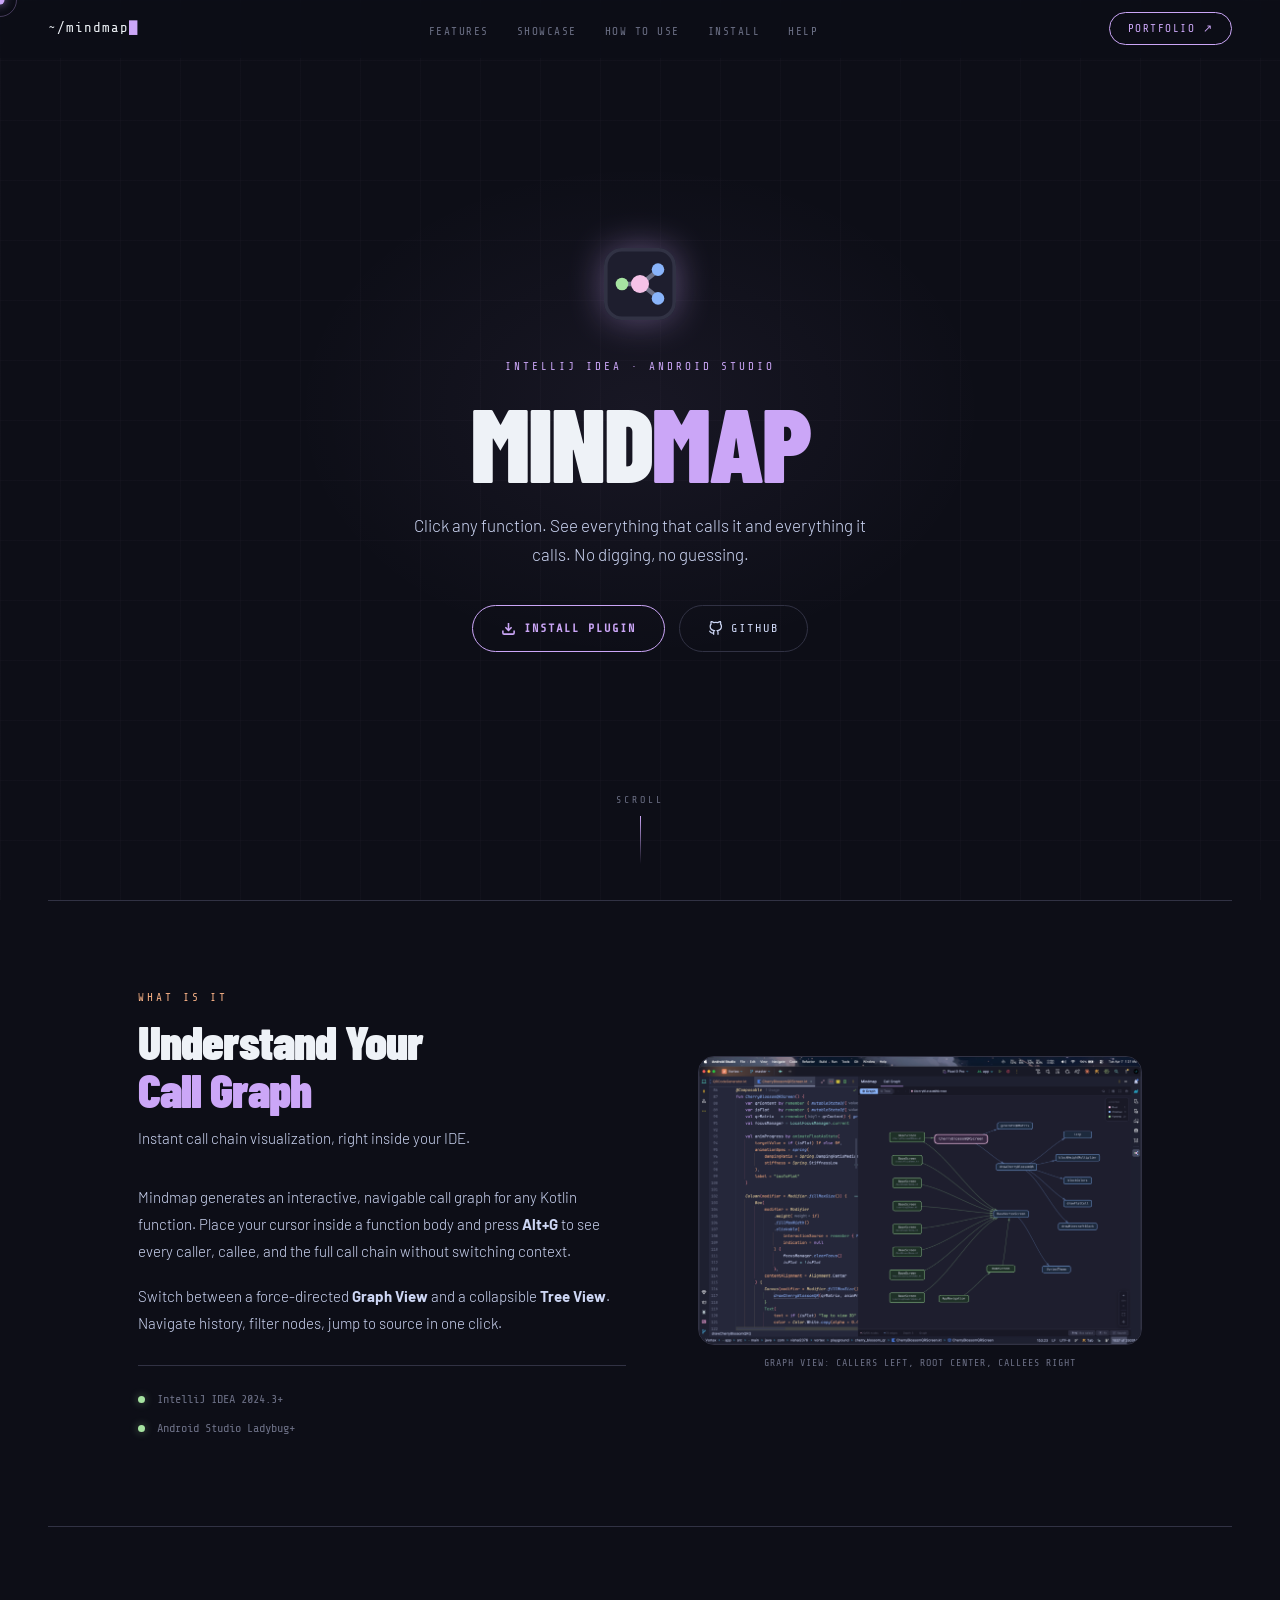
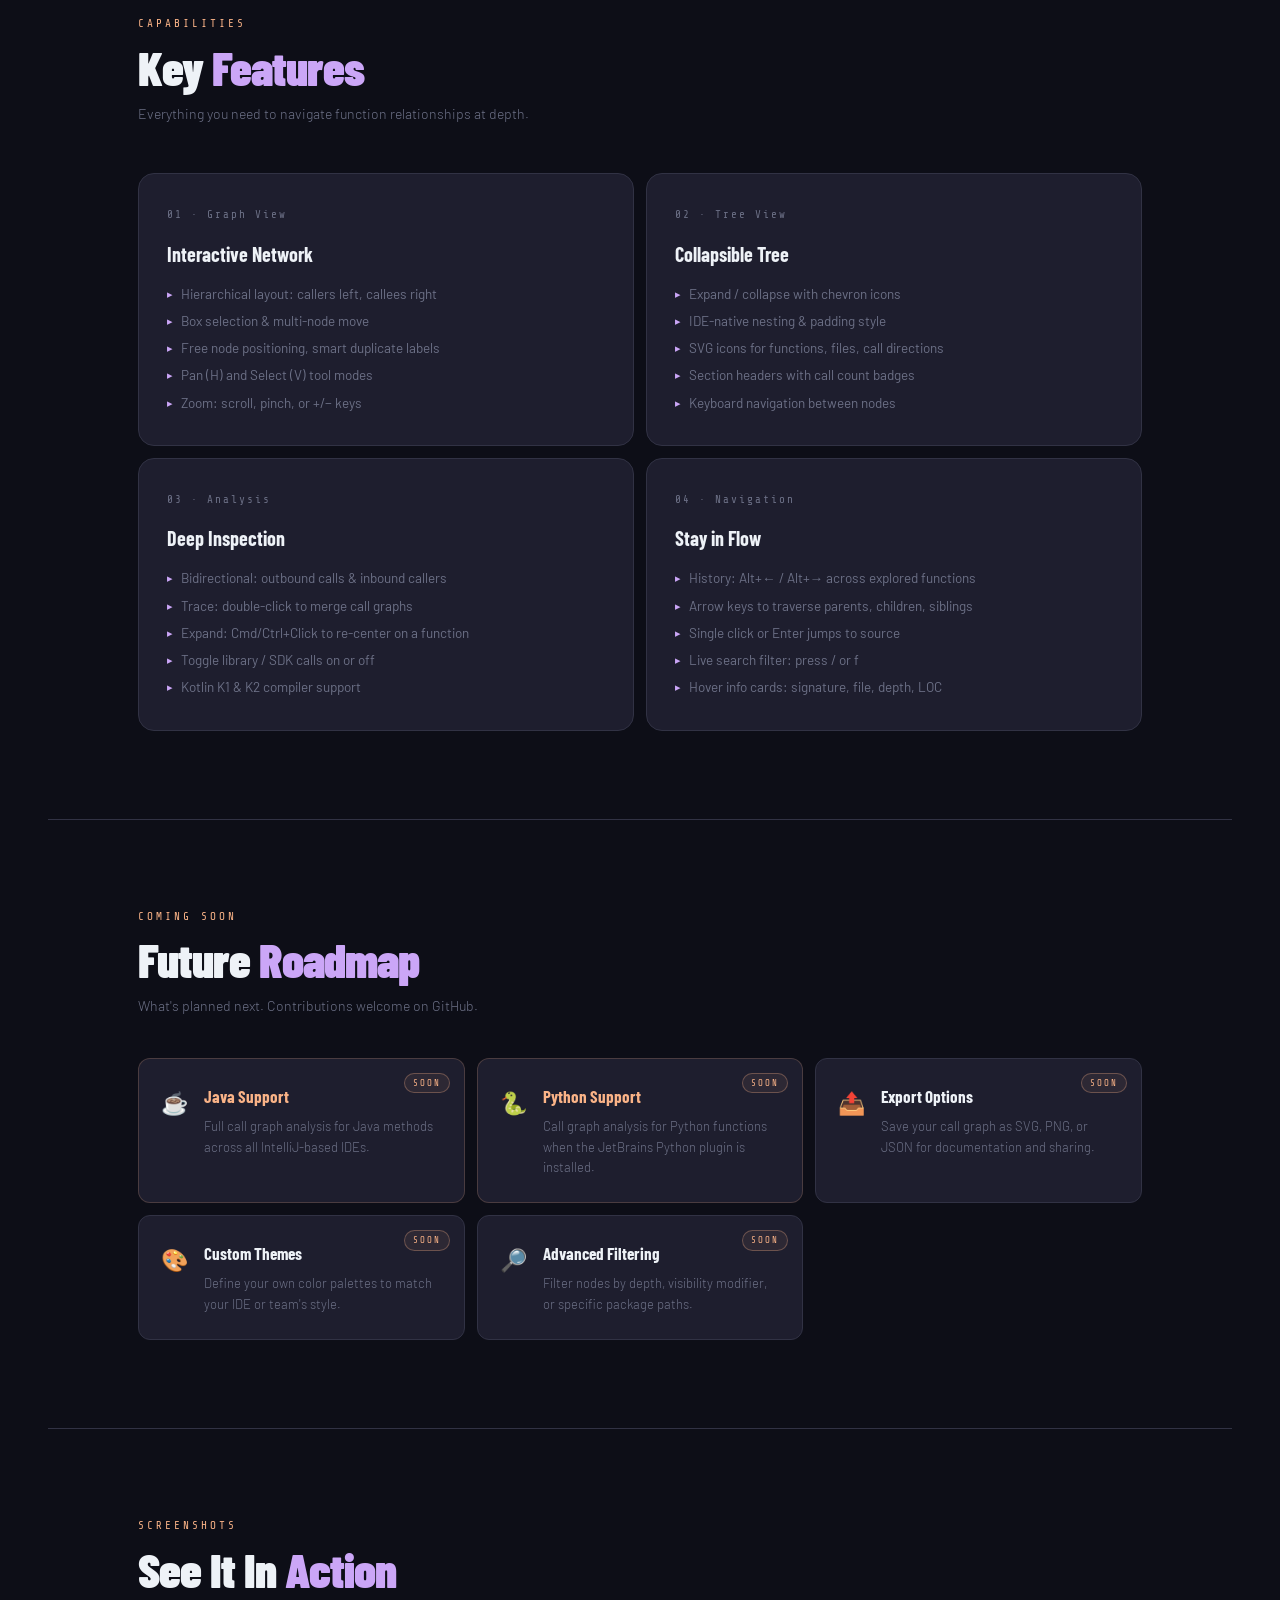
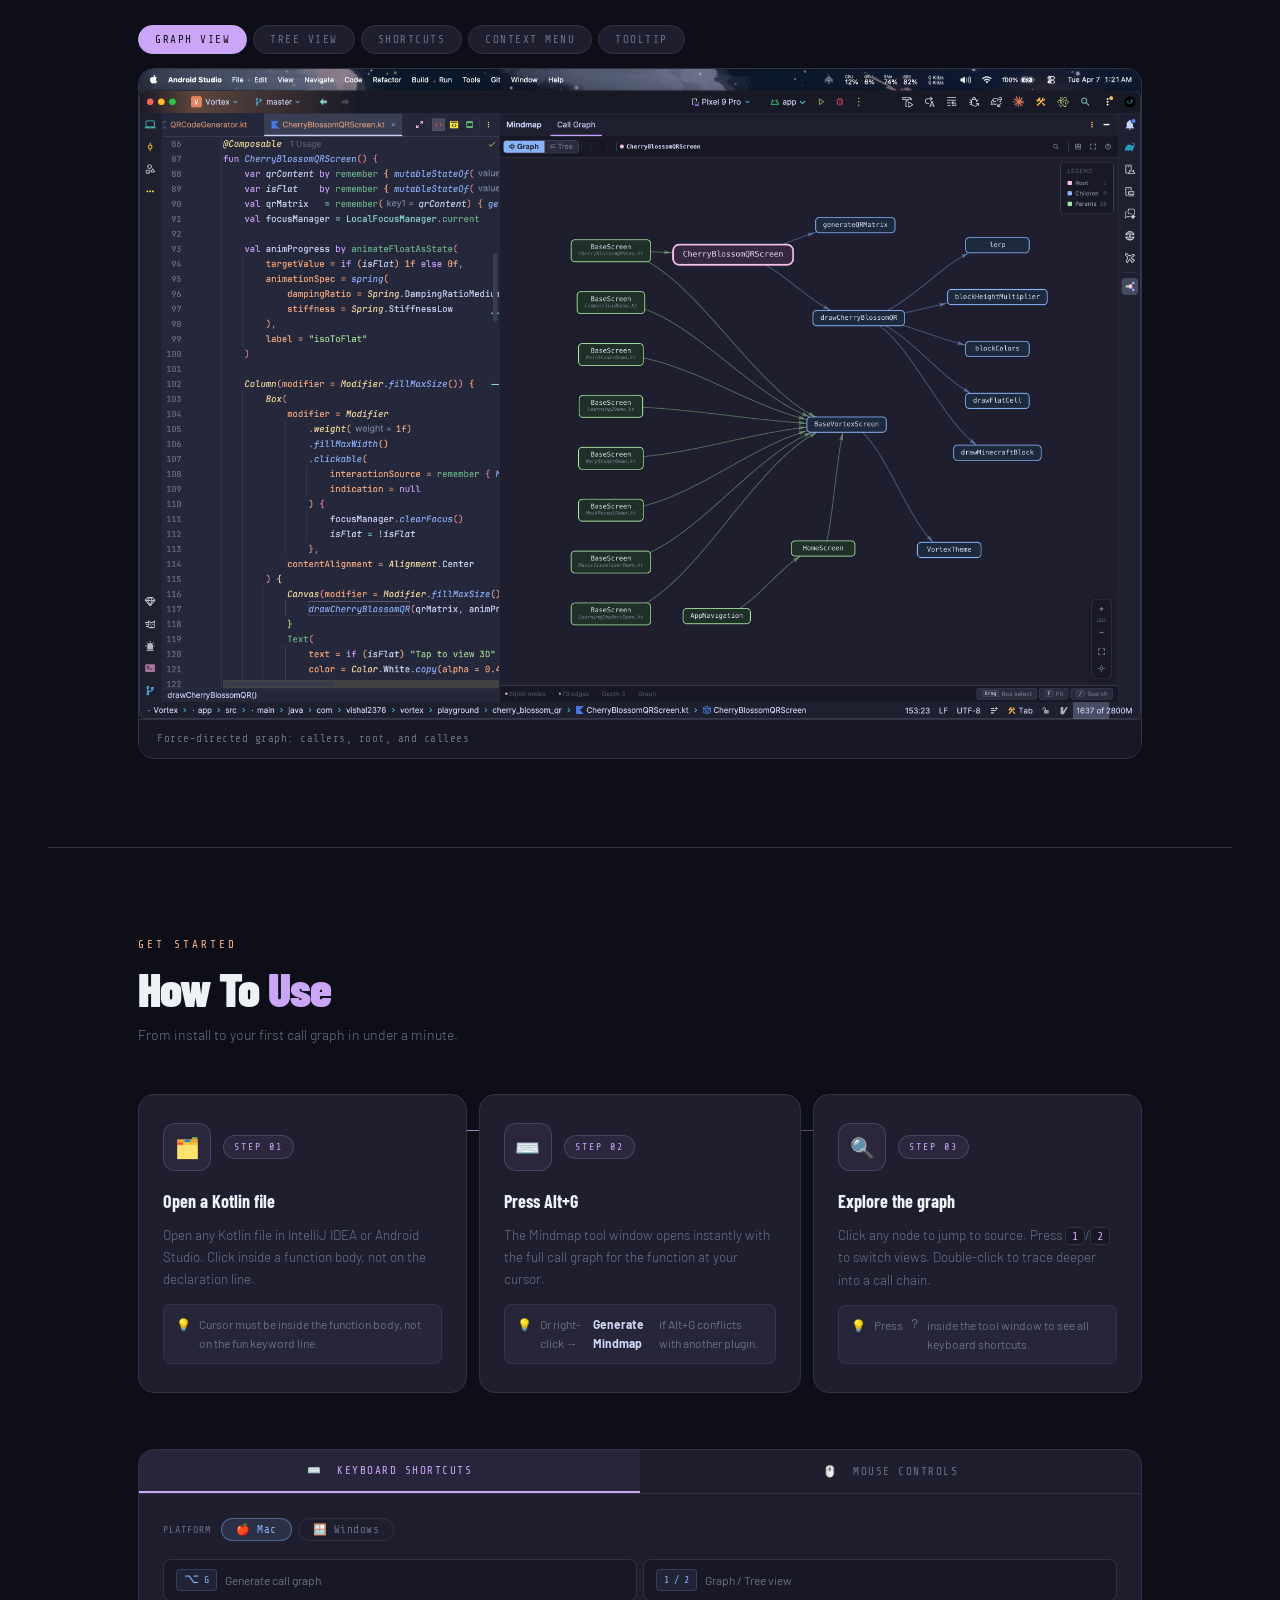
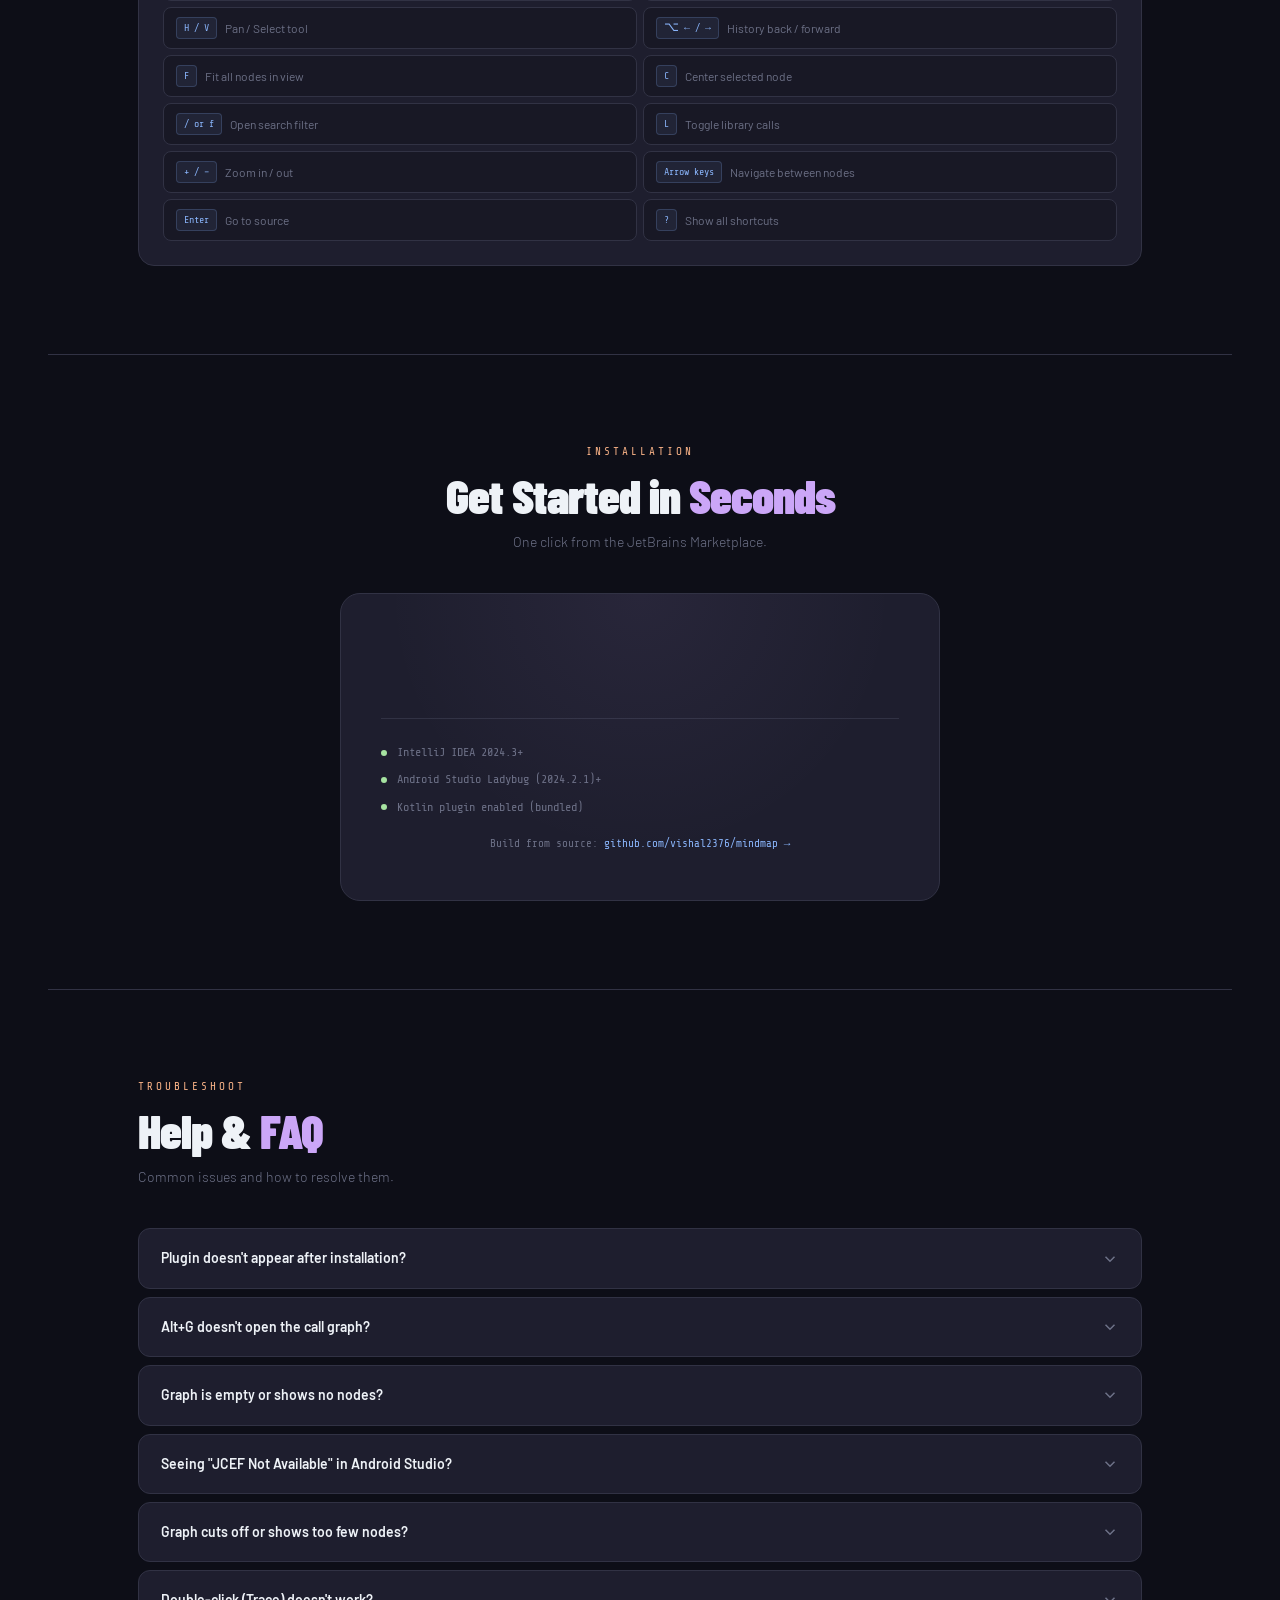
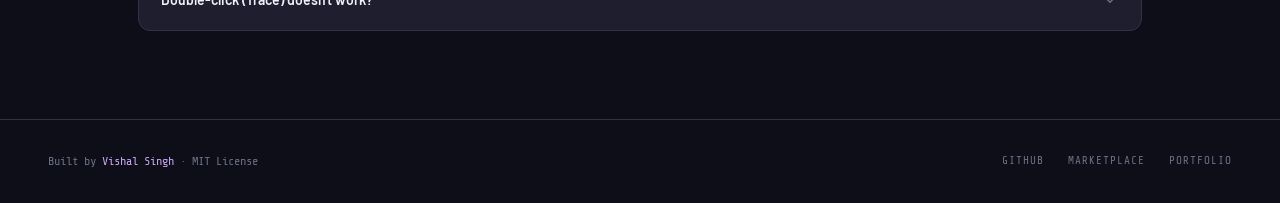
<file: assets/mindmap/mindmap.html>
<!DOCTYPE html>
<html lang="en">
<head>
  <meta charset="UTF-8" />
  <meta name="viewport" content="width=device-width, initial-scale=1.0" />
  <title>Mindmap: Call Graph Plugin for IntelliJ & Android Studio</title>
  <meta name="description" content="Interactive call graph visualizer for Kotlin. Generate call chains instantly from IntelliJ IDEA or Android Studio." />
  <link rel="icon" type="image/svg+xml" href="data:image/svg+xml,%3Csvg width='40' height='40' viewBox='0 0 40 40' fill='none' xmlns='http://www.w3.org/2000/svg'%3E%3Crect width='40' height='40' rx='10' fill='%231e1e2e'/%3E%3Ccircle cx='10' cy='20' r='3.5' fill='%23a6e3a1'/%3E%3Ccircle cx='20' cy='20' r='5' fill='%23f5c2e7'/%3E%3Ccircle cx='30' cy='12' r='3.5' fill='%2389b4fa'/%3E%3Ccircle cx='30' cy='28' r='3.5' fill='%2389b4fa'/%3E%3C/svg%3E" />
  <link rel="preconnect" href="https://fonts.googleapis.com" />
  <link rel="preconnect" href="https://fonts.gstatic.com" crossorigin />
  <link href="https://fonts.googleapis.com/css2?family=Barlow+Condensed:ital,wght@0,700;0,900;1,700&family=Barlow:wght@300;400;600&family=Share+Tech+Mono&display=swap" rel="stylesheet" />

  <style>
    :root {
      --bg:      #0d0e17;
      --panel:   #1e1e2e;
      --panel2:  #181825;
      --border:  #313244;
      --surface: #45475a;
      --text:    #cdd6f4;
      --dim:     #6c7086;
      --white:   #eef2f7;
      --mauve:   #cba6f7;
      --blue:    #89b4fa;
      --green:   #a6e3a1;
      --peach:   #fab387;
      --pink:    #f5c2e7;
      --teal:    #94e2d5;
      --mono: 'Share Tech Mono', monospace;
      --sans: 'Barlow', sans-serif;
      --cond: 'Barlow Condensed', sans-serif;
      --r-xs:  4px;
      --r-sm:  8px;
      --r-md:  12px;
      --r-lg:  16px;
      --r-xl:  20px;
      --r-full: 999px;
    }

    *, *::before, *::after { box-sizing: border-box; margin: 0; padding: 0; }
    html { scroll-behavior: smooth; }
    body { background: var(--bg); color: var(--text); font-family: var(--sans); font-size: 16px; line-height: 1.6; overflow-x: hidden; cursor: none; }

    /* ── SCROLLBAR ── */
    ::-webkit-scrollbar { width: 5px; }
    ::-webkit-scrollbar-track { background: var(--panel2); }
    ::-webkit-scrollbar-thumb { background: var(--border); }
    ::-webkit-scrollbar-thumb:hover { background: var(--mauve); }

    /* ── PROGRESS BAR ── */
    #prog { position: fixed; top: 0; left: 0; height: 2px; width: 0; background: var(--mauve); box-shadow: 0 0 10px var(--mauve); z-index: 10000; transition: width .06s linear; }

    /* ── CURSOR ── */
    #cur   { position: fixed; width: 9px; height: 9px; background: var(--mauve); border-radius: 50%; pointer-events: none; z-index: 99999; transform: translate(-50%,-50%); box-shadow: 0 0 10px rgba(203,166,247,.7); transition: background .15s, transform .12s; }
    #cur-r { position: fixed; width: 34px; height: 34px; border: 1px solid rgba(203,166,247,.3); border-radius: 50%; pointer-events: none; z-index: 99998; transform: translate(-50%,-50%); transition: all .18s ease; }
    body.on-link #cur   { transform: translate(-50%,-50%) scale(2.2); background: transparent; border: 1px solid var(--mauve); box-shadow: none; }
    body.on-link #cur-r { transform: translate(-50%,-50%) scale(.3); opacity: 0; }

    /* ── NAV ── */
    nav {
      position: fixed; top: 0; left: 0; right: 0; z-index: 1000;
      height: 58px; display: flex; align-items: center; justify-content: space-between;
      padding: 0 48px;
      background: rgba(13,14,23,.88); backdrop-filter: blur(18px);
      border-bottom: 1px solid transparent; transition: border-color .3s;
    }
    nav.stuck { border-bottom-color: var(--border); }

    .nav-logo { font-family: var(--mono); font-size: 14px; color: var(--white); text-decoration: none; letter-spacing: 1px; }
    .nav-logo span { color: var(--mauve); animation: blink 1.1s step-end infinite; }
    @keyframes blink { 50% { opacity: 0; } }

    .nav-links { display: flex; align-items: center; gap: 28px; list-style: none; }
    .nav-links a { font-family: var(--mono); font-size: 11px; letter-spacing: 1.5px; text-transform: uppercase; color: var(--dim); text-decoration: none; transition: color .2s; }
    .nav-links a:hover { color: var(--mauve); }

    .nav-right { display: flex; align-items: center; gap: 12px; }

    .nav-portfolio { font-family: var(--mono); font-size: 11px; letter-spacing: 1.5px; text-transform: uppercase; color: var(--dim); text-decoration: none; transition: color .2s; }
    .nav-portfolio:hover { color: var(--blue); }

    .nav-install { font-family: var(--mono); font-size: 11px; letter-spacing: 1.5px; text-transform: uppercase; color: var(--mauve); border: 1px solid var(--mauve); padding: 7px 18px; text-decoration: none; border-radius: var(--r-full); transition: background .2s, color .2s, transform .15s, box-shadow .2s; }
    .nav-install:hover { background: var(--mauve); color: var(--bg); box-shadow: 0 0 16px rgba(203,166,247,.3); }
    .nav-install:active { transform: scale(.95); }

    .hamburger { display: none; flex-direction: column; gap: 5px; cursor: none; }
    .hamburger span { width: 22px; height: 2px; background: var(--dim); transition: .3s; }

    /* ── MOBILE MENU ── */
    .mobile-menu { position: fixed; top: 58px; left: 0; right: 0; background: rgba(13,14,23,.98); border-bottom: 1px solid var(--border); padding: 24px; display: none; flex-direction: column; gap: 20px; z-index: 999; }
    .mobile-menu.open { display: flex; }
    .mobile-menu a { font-family: var(--mono); font-size: 13px; letter-spacing: 1.5px; text-transform: uppercase; color: var(--dim); text-decoration: none; }
    .mobile-menu a:hover { color: var(--mauve); }

    /* ── HERO ── */
    #hero {
      min-height: 100vh; display: flex; align-items: center; justify-content: center;
      text-align: center; padding: 100px 24px 80px; position: relative; overflow: hidden;
    }
    .hero-grid {
      position: absolute; inset: 0; pointer-events: none;
      background-image: linear-gradient(rgba(203,166,247,.025) 1px, transparent 1px),
                        linear-gradient(90deg, rgba(203,166,247,.025) 1px, transparent 1px);
      background-size: 60px 60px;
    }
    .hero-glow {
      position: absolute; width: 700px; height: 500px; pointer-events: none;
      background: radial-gradient(ellipse, rgba(203,166,247,.06) 0%, transparent 70%);
      top: 50%; left: 50%; transform: translate(-50%, -58%);
    }

    .hero-content { position: relative; z-index: 1; max-width: 680px; }

    .hero-icon {
      width: 72px; height: 72px; margin: 0 auto 32px;
      animation: iconFloat 4s ease-in-out infinite;
      filter: drop-shadow(0 0 18px rgba(203,166,247,.4));
    }
    @keyframes iconFloat { 0%,100% { transform: translateY(0); } 50% { transform: translateY(-10px); } }

    .hero-tag { font-family: var(--mono); font-size: 11px; letter-spacing: 3px; text-transform: uppercase; color: var(--mauve); margin-bottom: 18px; display: block; }

    .hero-title {
      font-family: var(--cond); font-size: clamp(56px, 9vw, 104px); font-weight: 900;
      letter-spacing: -2px; line-height: .92; color: var(--white); text-transform: uppercase; margin-bottom: 22px;
    }
    .hero-title em { font-style: normal; color: var(--mauve); }

    .hero-sub { font-size: 17px; font-weight: 300; color: var(--text); max-width: 480px; margin: 0 auto 36px; line-height: 1.7; }

    .hero-langs { display: flex; gap: 8px; justify-content: center; flex-wrap: wrap; margin-bottom: 40px; }
    .lang-badge { font-family: var(--mono); font-size: 11px; letter-spacing: 1.5px; text-transform: uppercase; padding: 5px 14px; border: 1px solid var(--border); color: var(--dim); border-radius: var(--r-full); transition: transform .15s, box-shadow .15s; display: inline-flex; align-items: center; gap: 6px; }
    .lang-badge.kotlin { border-color: rgba(203,166,247,.5); color: var(--mauve); background: rgba(203,166,247,.07); }
    .lang-badge.kotlin:hover { box-shadow: 0 0 14px rgba(203,166,247,.25); transform: scale(1.04); }
    .lang-badge.wip { opacity: .45; cursor: default; pointer-events: none; }
    .lang-dot { width: 6px; height: 6px; border-radius: 50%; background: var(--green); flex-shrink: 0; box-shadow: 0 0 6px rgba(166,227,161,.6); }
    .lang-dot.wip { background: var(--surface); box-shadow: none; }
    .lang-soon { font-size: 9px; letter-spacing: 1px; opacity: .7; }

    .hero-ctas { display: flex; gap: 14px; justify-content: center; flex-wrap: wrap; }

    .scroll-hint {
      position: absolute; bottom: 36px; left: 50%; transform: translateX(-50%);
      display: flex; flex-direction: column; align-items: center; gap: 8px;
      opacity: 1; transition: opacity .4s;
    }
    .scroll-hint.hidden { opacity: 0; pointer-events: none; }
    .scroll-hint-label { font-family: var(--mono); font-size: 10px; letter-spacing: 3px; text-transform: uppercase; color: var(--dim); }
    .scroll-hint-line {
      width: 1px; height: 48px;
      background: linear-gradient(to bottom, var(--mauve), transparent);
      animation: scrollLine 1.6s ease-in-out infinite;
    }
    @keyframes scrollLine {
      0%   { transform: scaleY(0); transform-origin: top; opacity: 1; }
      50%  { transform: scaleY(1); transform-origin: top; opacity: 1; }
      51%  { transform: scaleY(1); transform-origin: bottom; opacity: 1; }
      100% { transform: scaleY(0); transform-origin: bottom; opacity: 0; }
    }

    .btn-primary {
      font-family: var(--mono); font-size: 12px; letter-spacing: 2px; text-transform: uppercase;
      padding: 13px 28px; background: transparent; color: var(--mauve);
      border: 1px solid var(--mauve); cursor: none; text-decoration: none;
      display: inline-flex; align-items: center; gap: 8px; font-weight: 600;
      border-radius: var(--r-full); position: relative; overflow: hidden;
      transition: color .2s, transform .2s, box-shadow .2s;
    }
    .btn-primary::before {
      content: '';
      position: absolute; top: 0; left: -100%;
      width: 60%; height: 100%;
      background: linear-gradient(105deg, transparent 20%, rgba(203,166,247,.25) 50%, transparent 80%);
      animation: btnShimmer 2s linear infinite;
    }
    @keyframes btnShimmer {
      0%   { left: -80%; }
      100% { left: 160%; }
    }
    .btn-primary:hover { transform: translateY(-2px); box-shadow: 0 8px 24px rgba(203,166,247,.2); color: var(--white); border-color: rgba(203,166,247,.8); }
    .btn-primary:active { transform: scale(.96) translateY(0); box-shadow: none; }

    .btn-ghost { font-family: var(--mono); font-size: 12px; letter-spacing: 2px; text-transform: uppercase; padding: 13px 28px; background: transparent; color: var(--text); border: 1px solid var(--border); cursor: none; text-decoration: none; display: inline-flex; align-items: center; gap: 8px; transition: border-color .2s, color .2s, transform .2s, background .2s; border-radius: var(--r-full); }
    .btn-ghost:hover { border-color: var(--blue); color: var(--blue); transform: translateY(-2px); background: rgba(137,180,250,.05); }
    .btn-ghost:active { transform: scale(.96) translateY(0); }

    /* ── SECTIONS ── */
    .section-wrap { max-width: 1100px; margin: 0 auto; padding: 88px 48px; }
    .divider { border: none; border-top: 1px solid var(--border); margin: 0 48px; }

    .sec-tag { font-family: var(--mono); font-size: 11px; letter-spacing: 3px; text-transform: uppercase; color: var(--peach); display: block; margin-bottom: 10px; }
    .sec-title { font-family: var(--cond); font-size: clamp(30px, 4.5vw, 48px); font-weight: 900; letter-spacing: -1px; color: var(--white); line-height: 1; margin-bottom: 12px; }
    .sec-title em { font-style: normal; color: var(--mauve); }
    .sec-sub { font-size: 14px; color: var(--dim); font-weight: 300; }

    /* ── ABOUT ── */
    #about .grid { display: grid; grid-template-columns: 1.1fr 1fr; gap: 72px; align-items: center; }

    .about-text p { font-size: 15px; color: var(--text); line-height: 1.8; margin-bottom: 18px; font-weight: 300; }
    .about-text p:last-of-type { margin-bottom: 0; }

    .compat-list { display: flex; flex-direction: column; gap: 10px; margin-top: 28px; padding-top: 24px; border-top: 1px solid var(--border); }
    .compat-row { display: flex; align-items: center; gap: 12px; font-family: var(--mono); font-size: 12px; color: var(--dim); }
    .compat-dot { width: 7px; height: 7px; border-radius: 50%; background: var(--green); flex-shrink: 0; box-shadow: 0 0 8px rgba(166,227,161,.45); }

    .about-img-wrap { position: relative; }
    .about-img { width: 100%; display: block; border: 1px solid var(--border); border-radius: var(--r-lg); transition: border-color .3s, transform .3s, box-shadow .3s; }
    .about-img:hover { border-color: rgba(203,166,247,.4); transform: translateY(-4px); box-shadow: 0 16px 40px rgba(0,0,0,.4); }
    .about-img-cap { font-family: var(--mono); font-size: 10px; color: var(--dim); text-align: center; margin-top: 10px; letter-spacing: 1px; text-transform: uppercase; }

    /* ── FEATURES ── */
    #features .feat-grid { display: grid; grid-template-columns: repeat(2,1fr); gap: 12px; }

    .feat-card {
      background: var(--panel); border: 1px solid var(--border); padding: 32px 28px;
      position: relative; overflow: hidden; border-radius: var(--r-lg);
      transition: border-color .25s, background .25s, transform .25s, box-shadow .25s;
    }
    .feat-card::before {
      content: ''; position: absolute; left: 0; top: 0; bottom: 0; width: 3px;
      background: var(--mauve); border-radius: 0 var(--r-xs) var(--r-xs) 0;
      transform: scaleY(0); transform-origin: bottom; transition: transform .3s cubic-bezier(.34,1.56,.64,1);
    }
    .feat-card:hover { border-color: var(--surface); background: #22223a; transform: translateY(-4px); box-shadow: 0 12px 32px rgba(0,0,0,.3); }
    .feat-card:hover::before { transform: scaleY(1); }
    .feat-card:hover .feat-num { color: var(--mauve); }

    .feat-num { font-family: var(--mono); font-size: 11px; color: var(--dim); letter-spacing: 2px; margin-bottom: 14px; display: block; transition: color .2s; }
    .feat-title { font-family: var(--cond); font-size: 20px; font-weight: 700; color: var(--white); margin-bottom: 14px; }
    .feat-list { list-style: none; display: flex; flex-direction: column; gap: 7px; }
    .feat-list li { font-size: 13.5px; color: var(--dim); display: flex; gap: 8px; align-items: flex-start; line-height: 1.5; }
    .feat-list li::before { content: '▸'; color: var(--mauve); font-size: 11px; margin-top: 2px; flex-shrink: 0; }

    /* ── SHOWCASE ── */
    #showcase .stabs { display: flex; gap: 6px; margin-bottom: 14px; flex-wrap: wrap; }
    .stab { font-family: var(--mono); font-size: 11px; letter-spacing: 1.5px; text-transform: uppercase; padding: 7px 16px; background: var(--panel); border: 1px solid var(--border); color: var(--dim); cursor: none; border-radius: var(--r-full); transition: background .2s, color .2s, border-color .2s, transform .15s; }
    .stab:hover { color: var(--text); border-color: var(--surface); transform: translateY(-1px); }
    .stab:active { transform: scale(.95); }
    .stab.active { background: var(--mauve); color: var(--bg); border-color: var(--mauve); }

    .sshow-wrap { position: relative; border: 1px solid var(--border); background: var(--panel2); overflow: hidden; border-radius: var(--r-lg); }
    .sshot { display: none; width: 100%; animation: fadeImg .3s ease; }
    .sshot.active { display: block; }
    @keyframes fadeImg { from { opacity: 0; transform: scale(.99); } to { opacity: 1; transform: scale(1); } }
    .sshot-cap { padding: 10px 18px; background: var(--panel2); border-top: 1px solid var(--border); font-family: var(--mono); font-size: 11px; color: var(--dim); letter-spacing: .5px; }

    /* ── HOW TO USE ── */
    .howto-steps { display: grid; grid-template-columns: repeat(3,1fr); gap: 0; margin-bottom: 56px; position: relative; }
    .howto-steps::before { content: ''; position: absolute; top: 36px; left: calc(16.67% + 16px); right: calc(16.67% + 16px); height: 1px; background: linear-gradient(90deg, var(--mauve), rgba(203,166,247,.2)); pointer-events: none; }

    .step-card { background: var(--panel); border: 1px solid var(--border); border-radius: var(--r-lg); padding: 28px 24px; position: relative; transition: border-color .25s, transform .25s, box-shadow .25s; margin: 0 6px; }
    .step-card:first-child { margin-left: 0; }
    .step-card:last-child  { margin-right: 0; }
    .step-card:hover { border-color: rgba(203,166,247,.4); transform: translateY(-4px); box-shadow: 0 12px 32px rgba(0,0,0,.3); }
    .step-card:hover .step-icon-wrap { background: rgba(203,166,247,.15); border-color: rgba(203,166,247,.4); }

    .step-top { display: flex; align-items: center; gap: 12px; margin-bottom: 16px; }
    .step-icon-wrap { width: 48px; height: 48px; border-radius: var(--r-md); background: rgba(203,166,247,.07); border: 1px solid rgba(203,166,247,.2); display: flex; align-items: center; justify-content: center; font-size: 20px; flex-shrink: 0; transition: background .2s, border-color .2s; }
    .step-badge { font-family: var(--mono); font-size: 10px; letter-spacing: 2px; color: var(--mauve); background: rgba(203,166,247,.08); border: 1px solid rgba(203,166,247,.2); border-radius: var(--r-full); padding: 3px 10px; }
    .step-title { font-family: var(--cond); font-size: 18px; font-weight: 700; color: var(--white); margin-bottom: 8px; }
    .step-desc { font-size: 13.5px; color: var(--dim); line-height: 1.65; font-weight: 300; }
    .step-desc code { font-family: var(--mono); font-size: 12px; background: var(--panel2); border: 1px solid var(--border); padding: 1px 6px; color: var(--mauve); border-radius: var(--r-xs); }
    .step-tip { display: flex; align-items: flex-start; gap: 8px; margin-top: 14px; padding: 10px 12px; background: rgba(203,166,247,.05); border-radius: var(--r-sm); border: 1px solid rgba(203,166,247,.1); font-size: 12px; color: var(--dim); line-height: 1.55; }
    .step-tip::before { content: '💡'; font-size: 12px; flex-shrink: 0; }

    /* Controls tabs */
    .controls-wrap { background: var(--panel); border: 1px solid var(--border); border-radius: var(--r-lg); overflow: hidden; }
    .controls-tabs { display: flex; border-bottom: 1px solid var(--border); }
    .ctrl-tab { font-family: var(--mono); font-size: 11px; letter-spacing: 1.5px; text-transform: uppercase; padding: 14px 24px; background: transparent; border: none; color: var(--dim); cursor: none; transition: color .2s, background .2s; flex: 1; text-align: center; }
    .ctrl-tab:hover { color: var(--text); background: rgba(255,255,255,.02); }
    .ctrl-tab.active { color: var(--mauve); background: rgba(203,166,247,.05); border-bottom: 2px solid var(--mauve); }

    .ctrl-panel { display: none; padding: 24px; }
    .ctrl-panel.active { display: block; }

    /* OS toggle */
    .os-toggle { display: flex; gap: 6px; align-items: center; margin-bottom: 18px; }
    .os-toggle-label { font-family: var(--mono); font-size: 10px; color: var(--dim); letter-spacing: 1px; text-transform: uppercase; margin-right: 4px; }
    .os-btn { font-family: var(--mono); font-size: 11px; padding: 4px 14px; border-radius: var(--r-full); border: 1px solid var(--border); background: transparent; color: var(--dim); cursor: none; transition: all .15s; letter-spacing: .5px; }
    .os-btn:hover { border-color: var(--surface); color: var(--text); }
    .os-btn.active { background: rgba(137,180,250,.12); border-color: rgba(137,180,250,.4); color: var(--blue); }

    /* platform-aware kbd */
    .kbd-mac, .kbd-win { display: inline-flex; align-items: center; gap: 3px; }
    [data-os="win"] .kbd-mac { display: none; }
    [data-os="mac"] .kbd-win { display: none; }
    .kbd { font-family: var(--mono); font-size: 10px; color: var(--blue); background: rgba(137,180,250,.08); border: 1px solid rgba(137,180,250,.2); padding: 2px 7px; white-space: nowrap; flex-shrink: 0; border-radius: var(--r-xs); }
    .kbd-sym { font-size: 13px; line-height: 1; }

    .shortcuts-grid { display: grid; grid-template-columns: 1fr 1fr; gap: 6px; }
    .shortcut-row { display: flex; align-items: center; gap: 8px; padding: 9px 12px; background: var(--panel2); border: 1px solid var(--border); border-radius: var(--r-sm); transition: background .15s, border-color .15s, transform .15s; }
    .shortcut-row:hover { background: #22223a; border-color: var(--surface); transform: translateX(3px); }
    .kbd { font-family: var(--mono); font-size: 10px; color: var(--blue); background: rgba(137,180,250,.08); border: 1px solid rgba(137,180,250,.2); padding: 2px 7px; white-space: nowrap; flex-shrink: 0; border-radius: var(--r-xs); }
    .shortcut-desc { font-size: 12px; color: var(--dim); }

    .mouse-table { width: 100%; border-collapse: collapse; }
    .mouse-table th { font-family: var(--mono); font-size: 10px; letter-spacing: 1px; text-transform: uppercase; color: var(--dim); text-align: left; padding: 8px 14px; border-bottom: 1px solid var(--border); }
    .mouse-table td { font-size: 13px; color: var(--dim); padding: 10px 14px; border-bottom: 1px solid rgba(49,50,68,.4); vertical-align: top; }
    .mouse-table td:first-child { font-family: var(--mono); font-size: 11px; color: var(--text); }
    .mouse-table tr:last-child td { border-bottom: none; }
    .mouse-table tr:hover td { background: rgba(203,166,247,.03); }

    /* ── INSTALL ── */
    #install .install-inner { max-width: 600px; margin: 0 auto; text-align: center; }
    #install .sec-header { margin-bottom: 40px; }

    .install-box { background: var(--panel); border: 1px solid var(--border); padding: 48px 40px; position: relative; overflow: hidden; border-radius: var(--r-xl); }
    .install-box::before { content: ''; position: absolute; inset: 0; background: radial-gradient(ellipse at 50% 0%, rgba(203,166,247,.06) 0%, transparent 60%); pointer-events: none; border-radius: var(--r-xl); }

    #mp-widget { margin: 0 auto 28px; display: flex; justify-content: center; min-height: 48px; }

    .install-reqs { display: flex; flex-direction: column; gap: 8px; text-align: left; padding-top: 24px; border-top: 1px solid var(--border); }
    .req-row { display: flex; align-items: center; gap: 10px; font-family: var(--mono); font-size: 12px; color: var(--dim); }
    .req-dot { width: 6px; height: 6px; border-radius: 50%; background: var(--green); flex-shrink: 0; }

    .install-alt { font-family: var(--mono); font-size: 11px; color: var(--dim); margin-top: 18px; }
    .install-alt a { color: var(--blue); text-decoration: none; }
    .install-alt a:hover { text-decoration: underline; }

    /* ── HELP ── */
    #help .faq { display: flex; flex-direction: column; gap: 8px; }

    .faq-item { background: var(--panel); border: 1px solid var(--border); overflow: hidden; border-radius: var(--r-md); transition: border-color .25s, transform .2s, box-shadow .2s; }
    .faq-item:hover { transform: translateY(-1px); box-shadow: 0 4px 16px rgba(0,0,0,.2); }
    .faq-item.open { border-color: rgba(203,166,247,.3); box-shadow: 0 4px 20px rgba(203,166,247,.08); }

    .faq-q { display: flex; align-items: center; justify-content: space-between; gap: 16px; padding: 18px 22px; cursor: none; user-select: none; }
    .faq-q-text { font-size: 14px; font-weight: 600; color: var(--white); }
    .faq-chevron { width: 18px; height: 18px; flex-shrink: 0; color: var(--dim); transition: transform .3s cubic-bezier(.34,1.56,.64,1), color .2s; }
    .faq-item.open .faq-chevron { transform: rotate(180deg); color: var(--mauve); }

    .faq-a { max-height: 0; overflow: hidden; transition: max-height .4s ease; }
    .faq-item.open .faq-a { max-height: 700px; }
    .faq-a-inner { padding: 4px 22px 22px; border-top: 1px solid var(--border); }

    .faq-a p { font-size: 13.5px; color: var(--dim); line-height: 1.7; margin-bottom: 10px; }
    .faq-a p:last-child { margin-bottom: 0; }
    .faq-a ol, .faq-a ul { margin-left: 18px; display: flex; flex-direction: column; gap: 6px; }
    .faq-a li { font-size: 13.5px; color: var(--dim); line-height: 1.6; }
    .faq-a code { font-family: var(--mono); font-size: 12px; background: var(--panel2); border: 1px solid var(--border); padding: 1px 6px; color: var(--mauve); }
    .faq-a strong { color: var(--text); font-weight: 600; }

    .note { display: flex; gap: 10px; margin-top: 12px; padding: 11px 14px; background: rgba(250,179,135,.05); border-left: 2px solid var(--peach); font-size: 13px; color: var(--dim); }
    .note::before { content: '!'; color: var(--peach); font-family: var(--mono); font-size: 13px; flex-shrink: 0; }

    /* ── FOOTER ── */
    footer { border-top: 1px solid var(--border); padding: 32px 48px; display: flex; align-items: center; justify-content: space-between; flex-wrap: wrap; gap: 14px; }
    .footer-left { font-family: var(--mono); font-size: 12px; color: var(--dim); }
    .footer-left a { color: var(--mauve); text-decoration: none; }
    .footer-links { display: flex; gap: 24px; }
    .footer-links a { font-family: var(--mono); font-size: 11px; letter-spacing: 1px; text-transform: uppercase; color: var(--dim); text-decoration: none; transition: color .2s; }
    .footer-links a:hover { color: var(--blue); }

    /* ── ROADMAP ── */
    .roadmap-grid { display: grid; grid-template-columns: repeat(3, 1fr); gap: 12px; }
    .roadmap-lang { border-color: rgba(250,179,135,.2) !important; }
    .roadmap-lang:hover { border-color: rgba(250,179,135,.45) !important; }
    .roadmap-lang .roadmap-title { color: var(--peach); }
    .roadmap-card {
      display: flex; align-items: flex-start; gap: 16px;
      background: var(--panel); border: 1px solid var(--border);
      border-radius: var(--r-md); padding: 24px 22px;
      transition: border-color .2s, transform .2s, box-shadow .2s;
      position: relative; overflow: hidden;
    }
    .roadmap-card::after {
      content: 'SOON'; font-family: var(--mono); font-size: 9px; letter-spacing: 2px;
      color: var(--peach); border: 1px solid rgba(250,179,135,.3);
      background: rgba(250,179,135,.07); border-radius: var(--r-full);
      padding: 2px 8px; position: absolute; top: 14px; right: 14px;
    }
    .roadmap-card:hover { border-color: rgba(250,179,135,.3); transform: translateY(-3px); box-shadow: 0 8px 24px rgba(0,0,0,.25); }
    .roadmap-icon { font-size: 22px; flex-shrink: 0; margin-top: 2px; }
    .roadmap-title { font-family: var(--cond); font-size: 17px; font-weight: 700; color: var(--white); margin-bottom: 6px; }
    .roadmap-desc { font-size: 13px; color: var(--dim); line-height: 1.6; font-weight: 300; }

    @media (max-width: 900px) { .roadmap-grid { grid-template-columns: repeat(2, 1fr); } }
    @media (max-width: 540px) { .roadmap-grid { grid-template-columns: 1fr; } }

    /* ── RESPONSIVE ── */
    @media (max-width: 960px) {
      .howto-steps { grid-template-columns: 1fr; }
      .howto-steps::before { display: none; }
      .step-card { margin: 0 0 12px 0 !important; }
      .roadmap-grid { grid-template-columns: repeat(2, 1fr); }
    }
    @media (max-width: 900px) {
      #about .grid { grid-template-columns: 1fr; gap: 40px; }
      #features .feat-grid { grid-template-columns: 1fr; }
    }
    @media (max-width: 768px) {
      nav { padding: 0 24px; }
      .nav-links { display: none; }
      .hamburger { display: flex; }
      .section-wrap { padding: 64px 24px; }
      .divider { margin: 0 24px; }
      .shortcuts-grid { grid-template-columns: 1fr; }
      .controls-tabs { flex-direction: column; }
      footer { padding: 28px 24px; }
    }
    @media (max-width: 500px) {
      .hero-ctas { flex-direction: column; align-items: center; }
      .btn-primary, .btn-ghost { width: 100%; justify-content: center; max-width: 280px; }
      .stab { font-size: 10px; padding: 6px 10px; }
      .roadmap-grid { grid-template-columns: 1fr; }
    }
  </style>
</head>
<body>

<div id="prog"></div>
<div id="cur"></div>
<div id="cur-r"></div>

<!-- ── NAV ── -->
<nav id="nav">
  <a href="#hero" class="nav-logo">~/mindmap<span>█</span></a>
  <ul class="nav-links">
    <li><a href="#features">Features</a></li>
    <li><a href="#showcase">Showcase</a></li>
    <li><a href="#howto">How To Use</a></li>
    <li><a href="#install">Install</a></li>
    <li><a href="#help">Help</a></li>
  </ul>
  <div class="nav-right">
    <a href="https://vishal2376.github.io" target="_blank" rel="noopener" class="nav-install">Portfolio ↗</a>
  </div>
  <div class="hamburger" id="hamburger">
    <span></span><span></span><span></span>
  </div>
</nav>

<div class="mobile-menu" id="mobileMenu">
  <a href="#features"  class="mobile-link">Features</a>
  <a href="#showcase"  class="mobile-link">Showcase</a>
  <a href="#howto"     class="mobile-link">How To Use</a>
  <a href="#install"   class="mobile-link">Install</a>
  <a href="#help"      class="mobile-link">Help</a>
  <a href="https://vishal2376.github.io" target="_blank" rel="noopener" class="mobile-link">Portfolio ↗</a>
</div>

<!-- ── HERO ── -->
<section id="hero" style="max-width:100%;padding:0;">
  <div class="hero-grid"></div>
  <div class="hero-glow"></div>
  <div class="hero-content">
    <svg class="hero-icon" viewBox="0 0 40 40" fill="none" xmlns="http://www.w3.org/2000/svg">
      <rect width="40" height="40" rx="10" fill="#1e1e2e"/>
      <rect x="1" y="1" width="38" height="38" rx="9" stroke="#313244" stroke-width="2"/>
      <path d="M13 20 L17 20" stroke="#6c7086" stroke-width="2.5" stroke-linecap="round"/>
      <path d="M23 18 L28 14" stroke="#6c7086" stroke-width="2.5" stroke-linecap="round"/>
      <path d="M23 22 L28 26" stroke="#6c7086" stroke-width="2.5" stroke-linecap="round"/>
      <circle cx="10" cy="20" r="3.5" fill="#a6e3a1"/>
      <circle cx="20" cy="20" r="5" fill="#f5c2e7"/>
      <circle cx="30" cy="12" r="3.5" fill="#89b4fa"/>
      <circle cx="30" cy="28" r="3.5" fill="#89b4fa"/>
    </svg>
    <span class="hero-tag">IntelliJ IDEA · Android Studio</span>
    <h1 class="hero-title">MIND<em>MAP</em></h1>
    <p class="hero-sub">Click any function. See everything that calls it and everything it calls. No digging, no guessing.</p>

    <div class="hero-ctas">
      <a href="#install" class="btn-primary">
        <svg width="15" height="15" viewBox="0 0 24 24" fill="none" stroke="currentColor" stroke-width="2.5"><path d="M21 15v4a2 2 0 0 1-2 2H5a2 2 0 0 1-2-2v-4"/><polyline points="7 10 12 15 17 10"/><line x1="12" y1="15" x2="12" y2="3"/></svg>
        Install Plugin
      </a>
      <a href="https://github.com/vishal2376/mindmap" target="_blank" rel="noopener" class="btn-ghost">
        <svg width="15" height="15" viewBox="0 0 24 24" fill="none" stroke="currentColor" stroke-width="2"><path d="M9 19c-5 1.5-5-2.5-7-3m14 6v-3.87a3.37 3.37 0 0 0-.94-2.61c3.14-.35 6.44-1.54 6.44-7A5.44 5.44 0 0 0 20 4.77 5.07 5.07 0 0 0 19.91 1S18.73.65 16 2.48a13.38 13.38 0 0 0-7 0C6.27.65 5.09 1 5.09 1A5.07 5.07 0 0 0 5 4.77a5.44 5.44 0 0 0-1.5 3.78c0 5.42 3.3 6.61 6.44 7A3.37 3.37 0 0 0 9 18.13V22"/></svg>
        GitHub
      </a>
    </div>
  </div>

  <div class="scroll-hint" id="scrollHint">
    <span class="scroll-hint-label">Scroll</span>
    <div class="scroll-hint-line"></div>
  </div>
</section>

<hr class="divider" />

<!-- ── ABOUT ── -->
<div class="section-wrap" id="about">
  <div class="grid">
    <div class="about-text">
      <div style="margin-bottom:32px;">
        <span class="sec-tag">What is it</span>
        <h2 class="sec-title">Understand Your<br/><em>Call Graph</em></h2>
        <p class="sec-sub" style="margin-top:10px;">Instant call chain visualization, right inside your IDE.</p>
      </div>
      <p>Mindmap generates an interactive, navigable call graph for any Kotlin function. Place your cursor inside a function body and press <strong>Alt+G</strong> to see every caller, callee, and the full call chain without switching context.</p>
      <p>Switch between a force-directed <strong>Graph View</strong> and a collapsible <strong>Tree View</strong>. Navigate history, filter nodes, jump to source in one click.</p>
      <div class="compat-list">
        <div class="compat-row"><span class="compat-dot"></span>IntelliJ IDEA 2024.3+</div>
        <div class="compat-row"><span class="compat-dot"></span>Android Studio Ladybug+</div>
      </div>
    </div>
    <div class="about-img-wrap">
      <img src="screenshots/graph_view.png" alt="Mindmap call graph view" class="about-img" loading="lazy" />
      <p class="about-img-cap">Graph view: callers left, root center, callees right</p>
    </div>
  </div>
</div>

<hr class="divider" />

<!-- ── FEATURES ── -->
<div class="section-wrap" id="features">
  <div style="margin-bottom:48px;">
    <span class="sec-tag">Capabilities</span>
    <h2 class="sec-title">Key <em>Features</em></h2>
    <p class="sec-sub">Everything you need to navigate function relationships at depth.</p>
  </div>
  <div class="feat-grid">
    <div class="feat-card">
      <span class="feat-num">01 · Graph View</span>
      <h3 class="feat-title">Interactive Network</h3>
      <ul class="feat-list">
        <li>Hierarchical layout: callers left, callees right</li>
        <li>Box selection &amp; multi-node move</li>
        <li>Free node positioning, smart duplicate labels</li>
        <li>Pan (H) and Select (V) tool modes</li>
        <li>Zoom: scroll, pinch, or +/− keys</li>
      </ul>
    </div>
    <div class="feat-card">
      <span class="feat-num">02 · Tree View</span>
      <h3 class="feat-title">Collapsible Tree</h3>
      <ul class="feat-list">
        <li>Expand / collapse with chevron icons</li>
        <li>IDE-native nesting &amp; padding style</li>
        <li>SVG icons for functions, files, call directions</li>
        <li>Section headers with call count badges</li>
        <li>Keyboard navigation between nodes</li>
      </ul>
    </div>
    <div class="feat-card">
      <span class="feat-num">03 · Analysis</span>
      <h3 class="feat-title">Deep Inspection</h3>
      <ul class="feat-list">
        <li>Bidirectional: outbound calls &amp; inbound callers</li>
        <li>Trace: double-click to merge call graphs</li>
        <li>Expand: Cmd/Ctrl+Click to re-center on a function</li>
        <li>Toggle library / SDK calls on or off</li>
        <li>Kotlin K1 &amp; K2 compiler support</li>
      </ul>
    </div>
    <div class="feat-card">
      <span class="feat-num">04 · Navigation</span>
      <h3 class="feat-title">Stay in Flow</h3>
      <ul class="feat-list">
        <li>History: Alt+← / Alt+→ across explored functions</li>
        <li>Arrow keys to traverse parents, children, siblings</li>
        <li>Single click or Enter jumps to source</li>
        <li>Live search filter: press / or f</li>
        <li>Hover info cards: signature, file, depth, LOC</li>
      </ul>
    </div>
  </div>
</div>

<hr class="divider" />

<!-- ── ROADMAP ── -->
<div class="section-wrap" id="roadmap">
  <div style="margin-bottom:40px;">
    <span class="sec-tag">Coming Soon</span>
    <h2 class="sec-title">Future <em>Roadmap</em></h2>
    <p class="sec-sub">What's planned next. Contributions welcome on GitHub.</p>
  </div>
  <div class="roadmap-grid">
    <div class="roadmap-card roadmap-lang">
      <div class="roadmap-icon">☕</div>
      <div>
        <h3 class="roadmap-title">Java Support</h3>
        <p class="roadmap-desc">Full call graph analysis for Java methods across all IntelliJ-based IDEs.</p>
      </div>
    </div>
    <div class="roadmap-card roadmap-lang">
      <div class="roadmap-icon">🐍</div>
      <div>
        <h3 class="roadmap-title">Python Support</h3>
        <p class="roadmap-desc">Call graph analysis for Python functions when the JetBrains Python plugin is installed.</p>
      </div>
    </div>
    <div class="roadmap-card">
      <div class="roadmap-icon">📤</div>
      <div>
        <h3 class="roadmap-title">Export Options</h3>
        <p class="roadmap-desc">Save your call graph as SVG, PNG, or JSON for documentation and sharing.</p>
      </div>
    </div>
    <div class="roadmap-card">
      <div class="roadmap-icon">🎨</div>
      <div>
        <h3 class="roadmap-title">Custom Themes</h3>
        <p class="roadmap-desc">Define your own color palettes to match your IDE or team's style.</p>
      </div>
    </div>
    <div class="roadmap-card">
      <div class="roadmap-icon">🔎</div>
      <div>
        <h3 class="roadmap-title">Advanced Filtering</h3>
        <p class="roadmap-desc">Filter nodes by depth, visibility modifier, or specific package paths.</p>
      </div>
    </div>
  </div>
</div>

<hr class="divider" />

<!-- ── SHOWCASE ── -->
<div class="section-wrap" id="showcase">
  <div style="margin-bottom:32px;">
    <span class="sec-tag">Screenshots</span>
    <h2 class="sec-title">See It In <em>Action</em></h2>
  </div>
  <div class="stabs" role="tablist">
    <button class="stab active" data-tab="0" role="tab">Graph View</button>
    <button class="stab" data-tab="1" role="tab">Tree View</button>
    <button class="stab" data-tab="2" role="tab">Shortcuts</button>
    <button class="stab" data-tab="3" role="tab">Context Menu</button>
    <button class="stab" data-tab="4" role="tab">Tooltip</button>
  </div>
  <div class="sshow-wrap">
    <img class="sshot active" src="screenshots/graph_view.png"         alt="Graph View"   loading="lazy" />
    <img class="sshot"        src="screenshots/tree_view.png"          alt="Tree View"    loading="lazy" />
    <img class="sshot"        src="screenshots/keyboard_shortcuts.png" alt="Shortcuts"    loading="lazy" />
    <img class="sshot"        src="screenshots/context_menu.png"       alt="Context Menu" loading="lazy" />
    <img class="sshot"        src="screenshots/tooltip_info.png"       alt="Tooltip"      loading="lazy" />
    <div class="sshot-cap" id="sshot-cap">Force-directed graph: callers, root, and callees</div>
  </div>
</div>

<hr class="divider" />

<!-- ── HOW TO USE ── -->
<div class="section-wrap" id="howto">
  <div style="margin-bottom:48px;">
    <span class="sec-tag">Get Started</span>
    <h2 class="sec-title">How To <em>Use</em></h2>
    <p class="sec-sub">From install to your first call graph in under a minute.</p>
  </div>

  <!-- 3-step cards -->
  <div class="howto-steps">
    <div class="step-card">
      <div class="step-top">
        <div class="step-icon-wrap">🗂️</div>
        <span class="step-badge">STEP 01</span>
      </div>
      <h3 class="step-title">Open a Kotlin file</h3>
      <p class="step-desc">Open any Kotlin file in IntelliJ IDEA or Android Studio. Click inside a function body, not on the declaration line.</p>
      <div class="step-tip">Cursor must be inside the function body, not on the fun keyword line.</div>
    </div>

    <div class="step-card">
      <div class="step-top">
        <div class="step-icon-wrap">⌨️</div>
        <span class="step-badge">STEP 02</span>
      </div>
      <h3 class="step-title">Press Alt+G</h3>
      <p class="step-desc">The Mindmap tool window opens instantly with the full call graph for the function at your cursor.</p>
      <div class="step-tip">Or right-click → <strong style="color:var(--text)">Generate Mindmap</strong> if Alt+G conflicts with another plugin.</div>
    </div>

    <div class="step-card">
      <div class="step-top">
        <div class="step-icon-wrap">🔍</div>
        <span class="step-badge">STEP 03</span>
      </div>
      <h3 class="step-title">Explore the graph</h3>
      <p class="step-desc">Click any node to jump to source. Press <code>1</code>/<code>2</code> to switch views. Double-click to trace deeper into a call chain.</p>
      <div class="step-tip">Press <code>?</code> inside the tool window to see all keyboard shortcuts.</div>
    </div>
  </div>

  <!-- Tabbed controls -->
  <div class="controls-wrap">
    <div class="controls-tabs">
      <button class="ctrl-tab active" data-ctrl="shortcuts">⌨️ &nbsp;Keyboard Shortcuts</button>
      <button class="ctrl-tab" data-ctrl="mouse">🖱️ &nbsp;Mouse Controls</button>
    </div>

    <div class="ctrl-panel active" id="ctrl-shortcuts">
      <div class="os-toggle">
        <span class="os-toggle-label">Platform</span>
        <button class="os-btn active" data-os-btn="mac">🍎 Mac</button>
        <button class="os-btn" data-os-btn="win">🪟 Windows</button>
      </div>
      <div class="shortcuts-grid" id="shortcuts-grid" data-os="mac">
        <div class="shortcut-row">
          <span class="kbd-mac"><span class="kbd"><span class="kbd-sym">⌥</span> G</span></span>
          <span class="kbd-win"><span class="kbd">Alt G</span></span>
          <span class="shortcut-desc">Generate call graph</span>
        </div>
        <div class="shortcut-row">
          <span class="kbd"><span>1 / 2</span></span>
          <span class="shortcut-desc">Graph / Tree view</span>
        </div>
        <div class="shortcut-row">
          <span class="kbd">H / V</span>
          <span class="shortcut-desc">Pan / Select tool</span>
        </div>
        <div class="shortcut-row">
          <span class="kbd-mac"><span class="kbd"><span class="kbd-sym">⌥</span> ← / →</span></span>
          <span class="kbd-win"><span class="kbd">Alt ← / →</span></span>
          <span class="shortcut-desc">History back / forward</span>
        </div>
        <div class="shortcut-row">
          <span class="kbd">F</span>
          <span class="shortcut-desc">Fit all nodes in view</span>
        </div>
        <div class="shortcut-row">
          <span class="kbd">C</span>
          <span class="shortcut-desc">Center selected node</span>
        </div>
        <div class="shortcut-row">
          <span class="kbd">/ or f</span>
          <span class="shortcut-desc">Open search filter</span>
        </div>
        <div class="shortcut-row">
          <span class="kbd">L</span>
          <span class="shortcut-desc">Toggle library calls</span>
        </div>
        <div class="shortcut-row">
          <span class="kbd">+ / −</span>
          <span class="shortcut-desc">Zoom in / out</span>
        </div>
        <div class="shortcut-row">
          <span class="kbd">Arrow keys</span>
          <span class="shortcut-desc">Navigate between nodes</span>
        </div>
        <div class="shortcut-row">
          <span class="kbd">Enter</span>
          <span class="shortcut-desc">Go to source</span>
        </div>
        <div class="shortcut-row">
          <span class="kbd">?</span>
          <span class="shortcut-desc">Show all shortcuts</span>
        </div>
      </div>
    </div>

    <div class="ctrl-panel" id="ctrl-mouse">
      <div class="os-toggle">
        <span class="os-toggle-label">Platform</span>
        <button class="os-btn active" data-os-btn="mac">🍎 Mac</button>
        <button class="os-btn" data-os-btn="win">🪟 Windows</button>
      </div>
      <table class="mouse-table" id="mouse-grid" data-os="mac">
        <thead><tr><th>Action</th><th>Effect</th></tr></thead>
        <tbody>
          <tr><td>Click node / Enter</td><td>Navigate to source code</td></tr>
          <tr>
            <td>
              <span class="kbd-mac"><span class="kbd"><span class="kbd-sym">⌘</span> Click</span></span>
              <span class="kbd-win"><span class="kbd">Ctrl Click</span></span>
            </td>
            <td>Expand: re-center graph on function</td>
          </tr>
          <tr><td>Double-click node</td><td>Trace: merge its call graph into view</td></tr>
          <tr><td>Drag node (pan mode)</td><td>Move the node freely</td></tr>
          <tr><td>Drag empty (pan mode)</td><td>Pan the canvas</td></tr>
          <tr><td>Drag empty (select mode)</td><td>Box / marquee selection</td></tr>
          <tr><td>Space + drag</td><td>Temporary pan while in select mode</td></tr>
          <tr><td>Scroll / Pinch</td><td>Zoom in / out</td></tr>
        </tbody>
      </table>
    </div>
  </div>
</div>

<hr class="divider" />

<!-- ── INSTALL ── -->
<div class="section-wrap" id="install">
  <div class="install-inner">
    <div style="margin-bottom:40px; text-align:center;">
      <span class="sec-tag">Installation</span>
      <h2 class="sec-title">Get Started in <em>Seconds</em></h2>
      <p class="sec-sub">One click from the JetBrains Marketplace.</p>
    </div>
    <div class="install-box">
      <div id="mp-widget"></div>
      <div class="install-reqs">
        <div class="req-row"><span class="req-dot"></span>IntelliJ IDEA 2024.3+</div>
        <div class="req-row"><span class="req-dot"></span>Android Studio Ladybug (2024.2.1)+</div>
        <div class="req-row"><span class="req-dot"></span>Kotlin plugin enabled (bundled)</div>
      </div>
      <p class="install-alt">Build from source: <a href="https://github.com/vishal2376/mindmap" target="_blank" rel="noopener">github.com/vishal2376/mindmap →</a></p>
    </div>
  </div>
</div>

<hr class="divider" />

<!-- ── HELP ── -->
<div class="section-wrap" id="help">
  <div style="margin-bottom:40px;">
    <span class="sec-tag">Troubleshoot</span>
    <h2 class="sec-title">Help &amp; <em>FAQ</em></h2>
    <p class="sec-sub">Common issues and how to resolve them.</p>
  </div>
  <div class="faq">

    <div class="faq-item">
      <div class="faq-q">
        <span class="faq-q-text">Plugin doesn't appear after installation?</span>
        <svg class="faq-chevron" viewBox="0 0 24 24" fill="none" stroke="currentColor" stroke-width="2"><polyline points="6 9 12 15 18 9"/></svg>
      </div>
      <div class="faq-a"><div class="faq-a-inner">
        <p>Restart your IDE after installing. If still missing, go to <strong>Settings → Plugins → Installed</strong> and verify Mindmap is listed and enabled. Make sure your IDE is version 2024.3 or newer.</p>
      </div></div>
    </div>

    <div class="faq-item">
      <div class="faq-q">
        <span class="faq-q-text">Alt+G doesn't open the call graph?</span>
        <svg class="faq-chevron" viewBox="0 0 24 24" fill="none" stroke="currentColor" stroke-width="2"><polyline points="6 9 12 15 18 9"/></svg>
      </div>
      <div class="faq-a"><div class="faq-a-inner">
        <p>Another plugin (commonly <strong>IdeaVim</strong>) may be intercepting the shortcut. To fix:</p>
        <ol>
          <li>Go to <strong>Settings → Keymap</strong> and search <code>Generate Mindmap</code>.</li>
          <li>Assign a different key (e.g. <code>Alt+Shift+G</code>).</li>
        </ol>
        <p>You can also right-click inside any function and choose <strong>Generate Mindmap</strong> from the context menu.</p>
      </div></div>
    </div>

    <div class="faq-item">
      <div class="faq-q">
        <span class="faq-q-text">Graph is empty or shows no nodes?</span>
        <svg class="faq-chevron" viewBox="0 0 24 24" fill="none" stroke="currentColor" stroke-width="2"><polyline points="6 9 12 15 18 9"/></svg>
      </div>
      <div class="faq-a"><div class="faq-a-inner">
        <p>Your cursor must be <strong>inside</strong> the function body, not on the declaration line or at file level. Functions with no callers or callees will show a single root node. That is expected.</p>
      </div></div>
    </div>

    <div class="faq-item">
      <div class="faq-q">
        <span class="faq-q-text">Seeing "JCEF Not Available" in Android Studio?</span>
        <svg class="faq-chevron" viewBox="0 0 24 24" fill="none" stroke="currentColor" stroke-width="2"><polyline points="6 9 12 15 18 9"/></svg>
      </div>
      <div class="faq-a"><div class="faq-a-inner">
        <p>Mindmap uses <strong>JCEF</strong> to render the interactive graph. IntelliJ IDEA always includes JCEF. This error mainly affects <strong>Android Studio</strong>, which sometimes ships without it.</p>
        <p><strong>Fix: switch to a JCEF-enabled runtime</strong></p>
        <ol>
          <li>Press <code>Cmd+Shift+A</code> (Mac) or <code>Ctrl+Shift+A</code> (Win/Linux) → Find Action.</li>
          <li>Search <code>Choose Boot Java Runtime for the IDE</code> → press Enter.</li>
          <li>Select a runtime with <strong>JCEF</strong> in its name and click <strong>OK</strong>.</li>
          <li>IDE restarts automatically. Then press <code>Alt+G</code> again.</li>
        </ol>
        <div class="note">If no JCEF runtime appears, update Android Studio to <strong>Ladybug (2024.2.1)</strong> or newer.</div>
      </div></div>
    </div>

    <div class="faq-item">
      <div class="faq-q">
        <span class="faq-q-text">Graph cuts off or shows too few nodes?</span>
        <svg class="faq-chevron" viewBox="0 0 24 24" fill="none" stroke="currentColor" stroke-width="2"><polyline points="6 9 12 15 18 9"/></svg>
      </div>
      <div class="faq-a"><div class="faq-a-inner">
        <p>By design: a <strong>300-node cap</strong> and <strong>50 calls-per-function limit</strong> keep the graph performant. Press <code>L</code> to hide library/SDK calls, which significantly reduces noise in large codebases. Use <code>Cmd+Click</code> on specific nodes to expand their subgraph.</p>
      </div></div>
    </div>

    <div class="faq-item">
      <div class="faq-q">
        <span class="faq-q-text">Double-click (Trace) doesn't work?</span>
        <svg class="faq-chevron" viewBox="0 0 24 24" fill="none" stroke="currentColor" stroke-width="2"><polyline points="6 9 12 15 18 9"/></svg>
      </div>
      <div class="faq-a"><div class="faq-a-inner">
        <p>Trace mode is only available in <strong>Graph View</strong>. Press <code>1</code> to switch to Graph View, then double-click any node to merge its call graph into the current view.</p>
      </div></div>
    </div>

  </div>
</div>

<!-- ── FOOTER ── -->
<footer>
  <div class="footer-left">
    Built by <a href="https://vishal2376.github.io" target="_blank" rel="noopener">Vishal Singh</a> · MIT License
  </div>
  <div class="footer-links">
    <a href="https://github.com/vishal2376/mindmap" target="_blank" rel="noopener">GitHub</a>
    <a href="https://plugins.jetbrains.com/plugin/31128" target="_blank" rel="noopener">Marketplace</a>
    <a href="https://vishal2376.github.io" target="_blank" rel="noopener">Portfolio</a>
  </div>
</footer>

<!-- ── SCRIPTS ── -->
<script src="https://plugins.jetbrains.com/assets/scripts/mp-widget.js"></script>
<script>
document.addEventListener('DOMContentLoaded', function () {

  // Marketplace widget
  try { MarketplaceWidget.setupMarketplaceWidget('install', 31128, '#mp-widget'); } catch (e) {}

  // Hamburger
  const hamburger  = document.getElementById('hamburger');
  const mobileMenu = document.getElementById('mobileMenu');
  hamburger.addEventListener('click', () => mobileMenu.classList.toggle('open'));
  document.querySelectorAll('.mobile-link').forEach(a => a.addEventListener('click', () => mobileMenu.classList.remove('open')));

  // Showcase tabs
  const tabs   = document.querySelectorAll('.stab');
  const sshots = document.querySelectorAll('.sshot');
  const capEl  = document.getElementById('sshot-cap');
  const caps   = [
    'Force-directed graph: callers, root, and callees',
    'Collapsible tree: callers and callees grouped by direction',
    'All keyboard shortcuts at a glance',
    'Right-click context menu for quick actions',
    'Hover tooltip showing function signature and metadata'
  ];
  tabs.forEach(btn => btn.addEventListener('click', () => {
    const idx = parseInt(btn.dataset.tab, 10);
    tabs.forEach((t, i)   => t.classList.toggle('active', i === idx));
    sshots.forEach((s, i) => s.classList.toggle('active', i === idx));
    if (capEl) capEl.textContent = caps[idx];
  }));

  // OS toggle (Mac / Windows)
  function applyOS(os) {
    document.querySelectorAll('[data-os]').forEach(el => el.dataset.os = os);
    document.querySelectorAll('[data-os-btn]').forEach(b => b.classList.toggle('active', b.dataset.osBtn === os));
  }
  document.querySelectorAll('[data-os-btn]').forEach(btn =>
    btn.addEventListener('click', () => applyOS(btn.dataset.osBtn))
  );

  // Controls tabs (Shortcuts / Mouse)
  document.querySelectorAll('.ctrl-tab').forEach(btn => btn.addEventListener('click', () => {
    const id = btn.dataset.ctrl;
    document.querySelectorAll('.ctrl-tab').forEach(t => t.classList.remove('active'));
    document.querySelectorAll('.ctrl-panel').forEach(p => p.classList.remove('active'));
    btn.classList.add('active');
    document.getElementById('ctrl-' + id).classList.add('active');
  }));

  // FAQ accordion
  document.querySelectorAll('.faq-q').forEach(btn => btn.addEventListener('click', () => {
    const item   = btn.closest('.faq-item');
    const isOpen = item.classList.contains('open');
    document.querySelectorAll('.faq-item.open').forEach(el => el.classList.remove('open'));
    if (!isOpen) item.classList.add('open');
  }));

  // Scroll hint
  const scrollHint = document.getElementById('scrollHint');
  window.addEventListener('scroll', () => {
    if (window.scrollY > 80) scrollHint.classList.add('hidden');
    else scrollHint.classList.remove('hidden');
  }, { passive: true });

  // Nav stuck
  window.addEventListener('scroll', () => document.getElementById('nav').classList.toggle('stuck', window.scrollY > 10));

  // Progress bar
  const prog = document.getElementById('prog');
  window.addEventListener('scroll', () => {
    prog.style.width = Math.min(window.scrollY / (document.body.scrollHeight - window.innerHeight) * 100, 100) + '%';
  });

  // Custom cursor
  const cur  = document.getElementById('cur');
  const curR = document.getElementById('cur-r');
  let mx = 0, my = 0, rx = 0, ry = 0;
  document.addEventListener('mousemove', e => { mx = e.clientX; my = e.clientY; cur.style.left = mx + 'px'; cur.style.top = my + 'px'; });
  (function tick() { rx += (mx - rx) * .13; ry += (my - ry) * .13; curR.style.left = rx + 'px'; curR.style.top = ry + 'px'; requestAnimationFrame(tick); })();
  document.querySelectorAll('a, button').forEach(el => {
    el.addEventListener('mouseenter', () => document.body.classList.add('on-link'));
    el.addEventListener('mouseleave', () => document.body.classList.remove('on-link'));
  });

});
</script>

</body>
</html>
</file>
